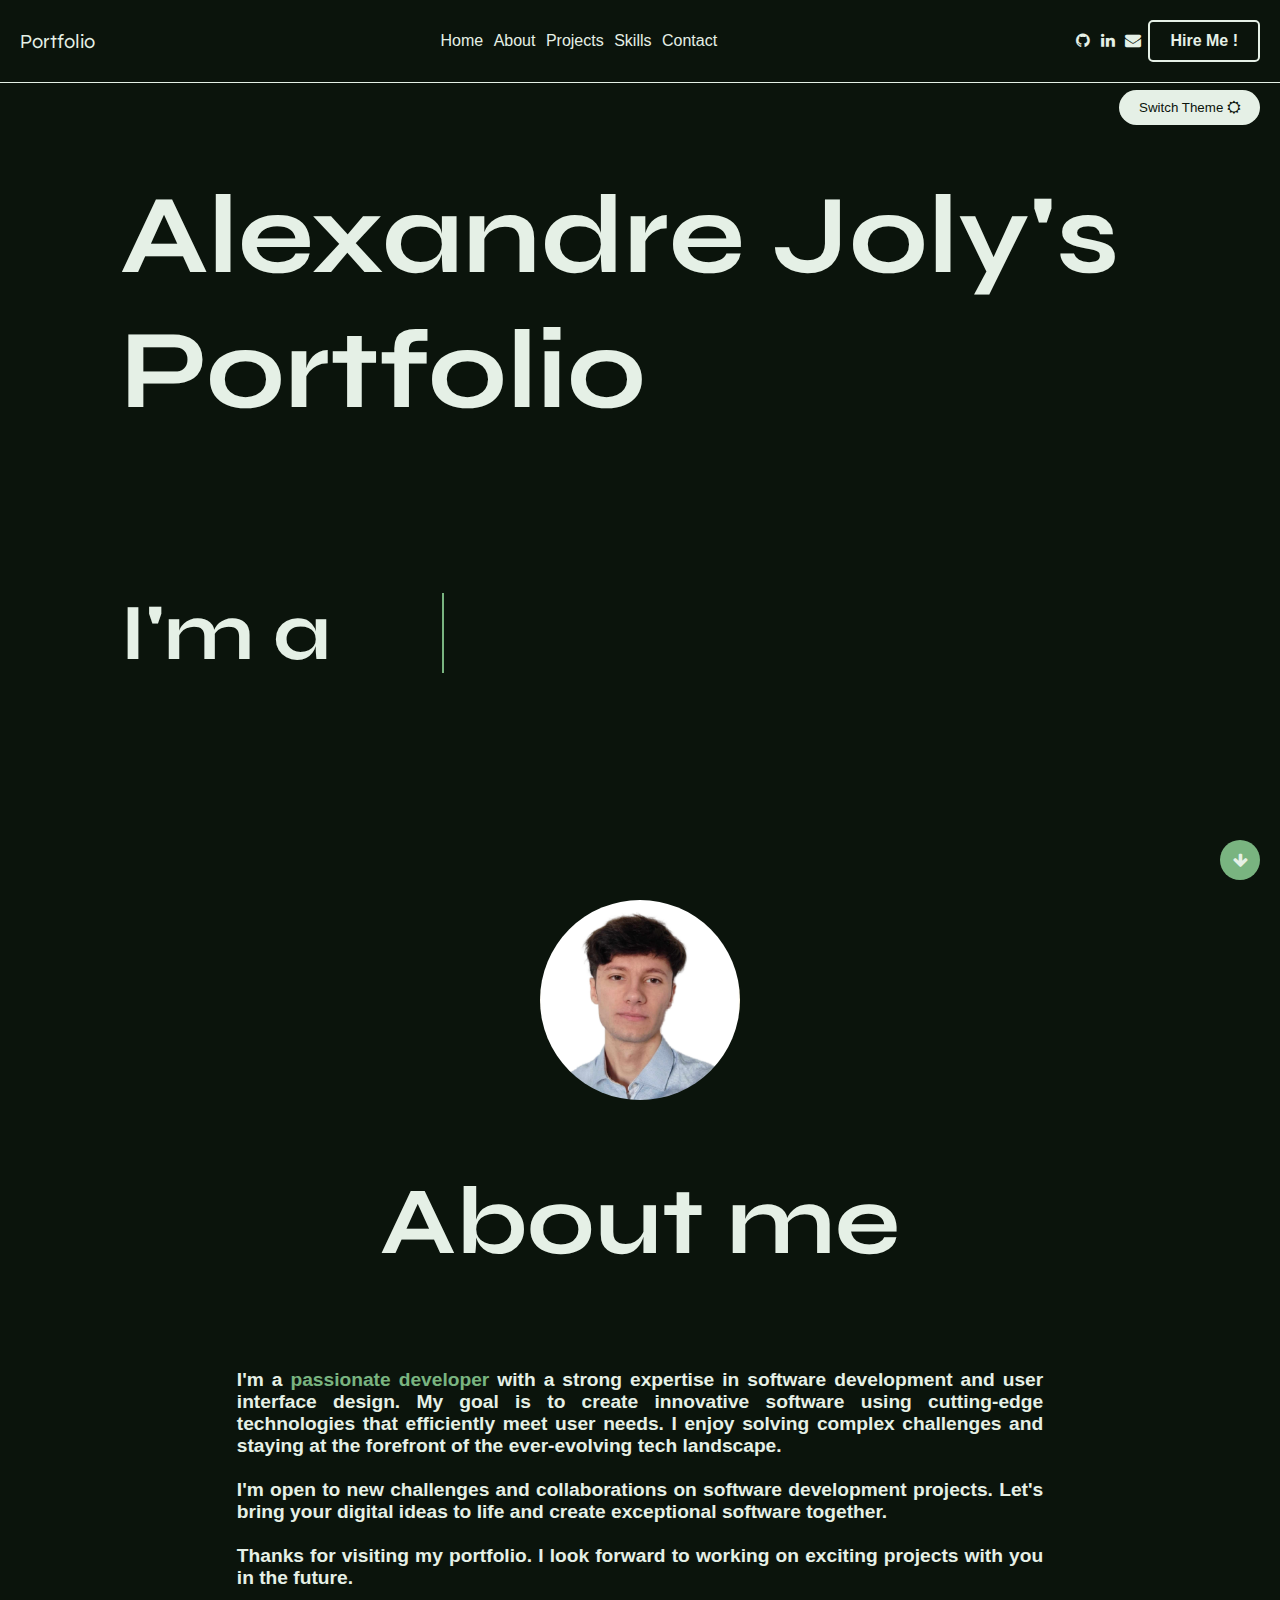
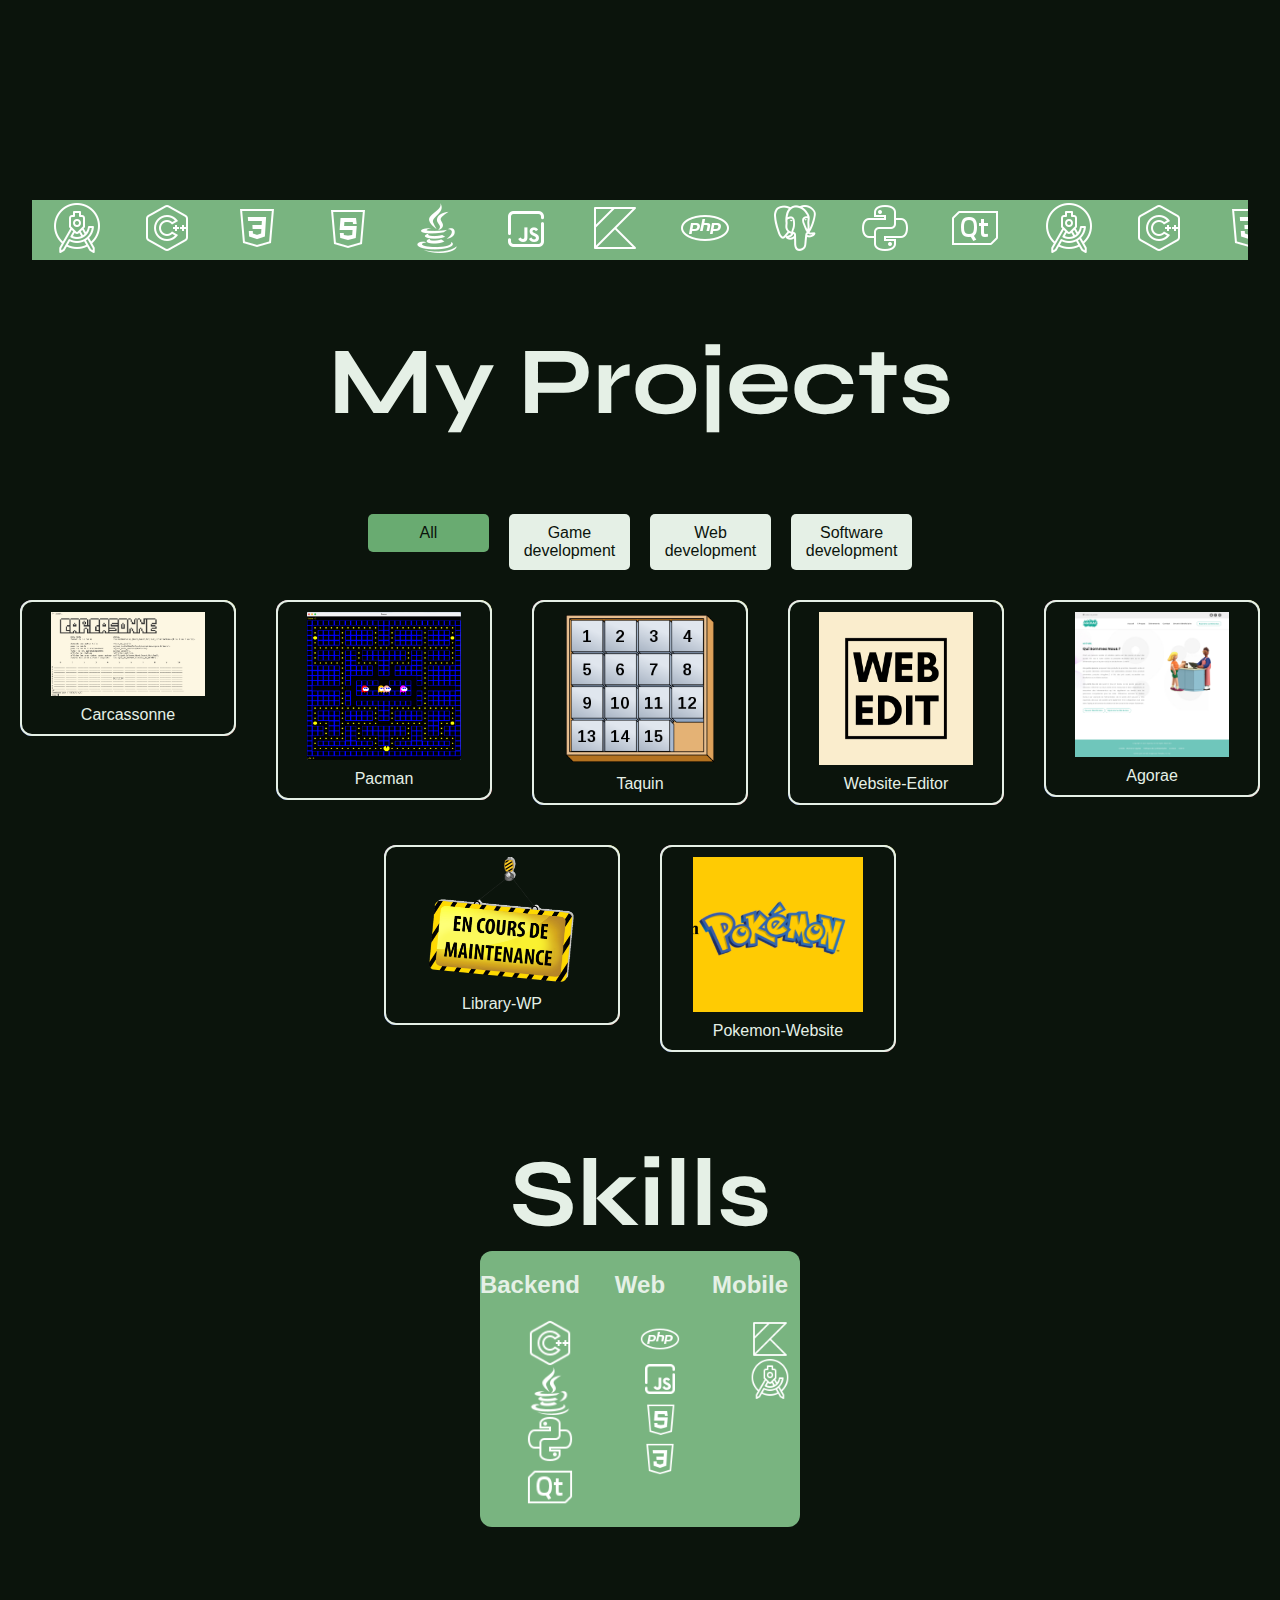
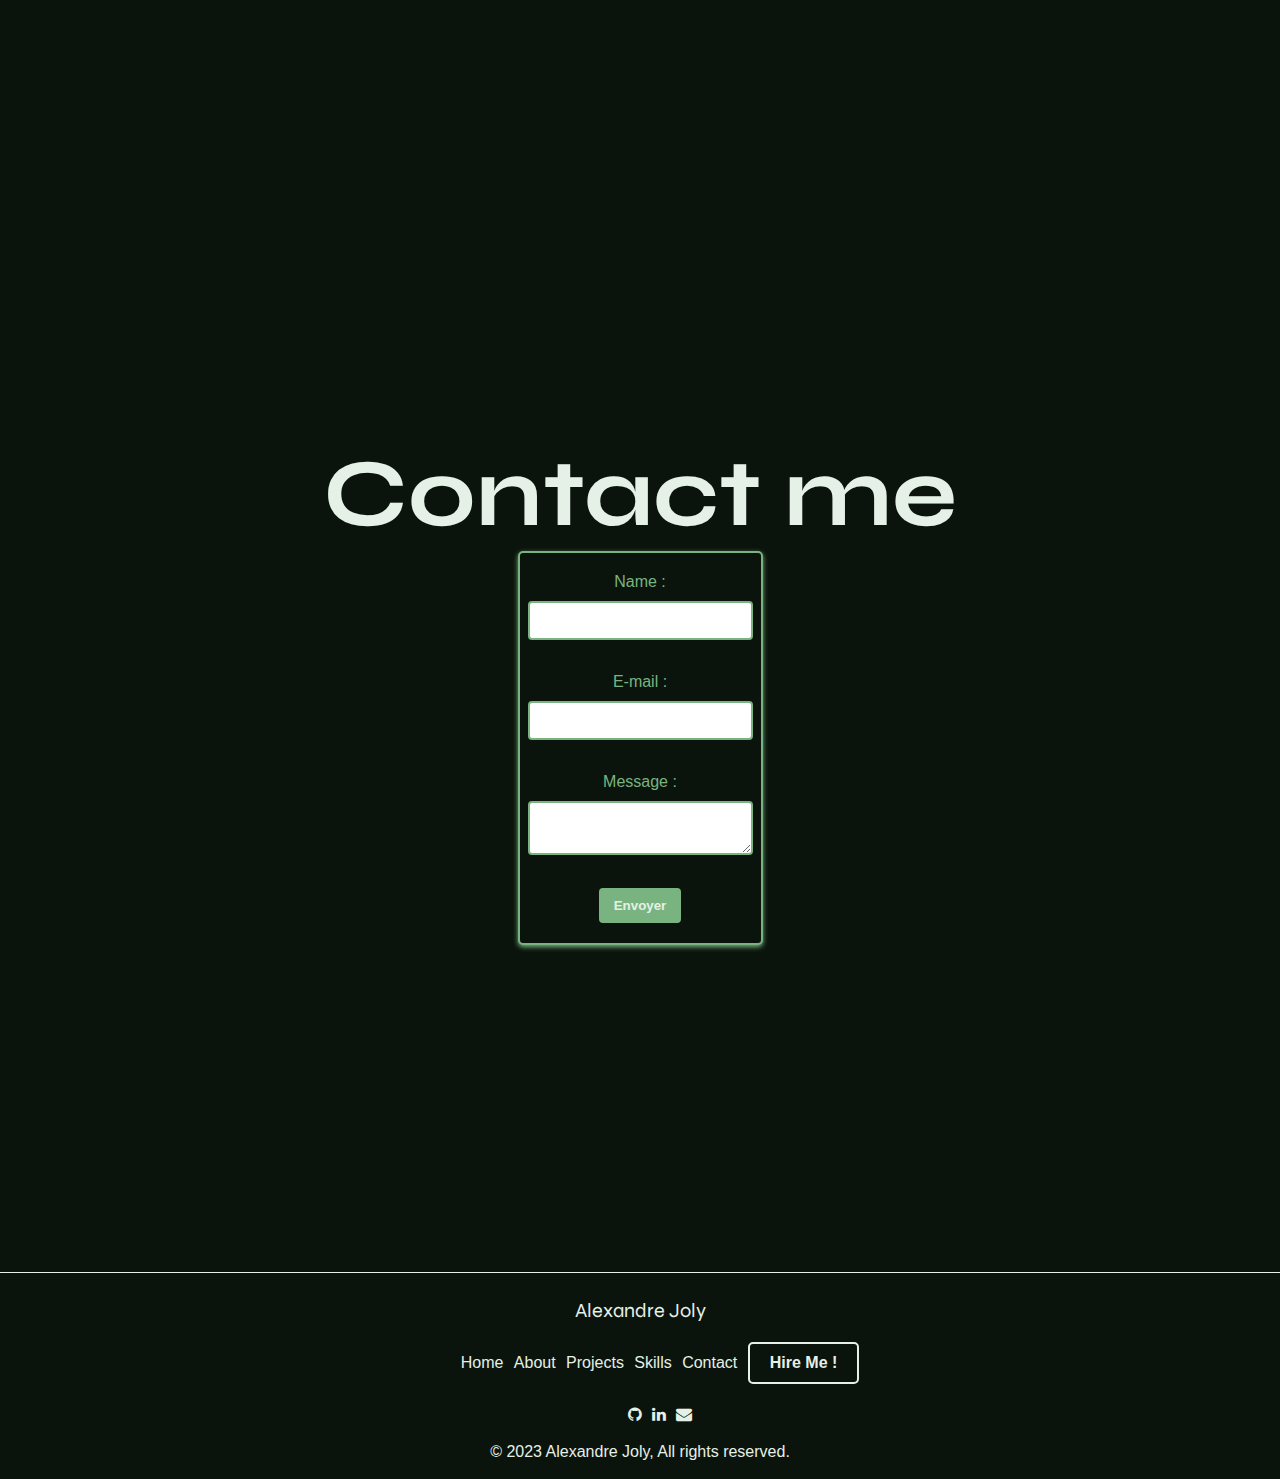
<file: index.html>
<!DOCTYPE html>
<html>
  <head>
    <meta charset="UTF-8" />
    <meta http-equiv="X-UA-Compatible" content="IE=edge" />
    <meta
      name="viewport"
      content="width=device-width, initial-scale=1, shrink-to-fit=no"
    />
    <meta name="description" content="Alexandre Joly's Portfolio - Developer" />
    <meta name="author" content="Alexandre Joly" />
    <link rel="stylesheet" href="./../public_html/css/global.css" />

    <script src="./../public_html/js/menu.js" defer></script>
    <!-- <link rel="icon" href="./../public_html/img/" type="image/png" /> -->
    <title>Alexandre Joly - Developer </title>
    <link
      rel="stylesheet"
      href="https://cdnjs.cloudflare.com/ajax/libs/font-awesome/4.7.0/css/font-awesome.min.css"
    />
  </head>
  <body class="dark__theme">

  <header class="header">
    <div class="container">
      <div class="header__logo">Portfolio</div>

      <nav class="header__nav__center">
        <ul class="header__menu list__unstyled">
          <li><a href="#home" class="scroll-link">Home</a></li>
          <li><a href="#about">About</a></li>
          <li><a href="#portfolio">Projects</a></li>
          <li><a href="#skill">Skills</a></li>
          <li><a href="#contact">Contact</a></li>
          <li><a href="#contact" class="hire__button">Hire Me !</a></li>
        </ul>
      </nav>
      <div class="header__nav__right">
        <ul class="header__socials list__unstyled">
          <li>
            <a href="https://github.com/Zac413"
              ><i class="fa fa-github"></i
            ></a>
          </li>
          <li>
            <a href="https://www.linkedin.com/in/alexandre-joly-17464620a/"
              ><i class="fa fa-linkedin"></i
            ></a>
          </li>
          <li>
            <a href="mailto:jolyalex@me.com"
              ><i class="fa fa-envelope"></i
            ></a>
          </li>
        </ul>
        <a href="#contact" class="hire__button">Hire Me !</a>
      </div>
      <button class="header__burger"><span class="bar">-</span></button>
    </div>
    <div class="theme-toggle">
      <button class="theme-toggle-button" id="themeToggle">
        Switch Theme <i id="themeIcon" class="fa fa-sun-o"></i>
      </button>
    </div>
  </header>


    <section id="home">
      <div class="container">
        <div class="grid">
          <div class="home__item">
            <span>
              <h1 class="home__bigtitle">Alexandre Joly's Portfolio</h1>

              <h1 class="home__title">
                <div class="wrapper">
                  <div class="static__txt">I'm a</div>
                  <ul class="dynamic__txts">
                    <li><span>Developer </span></li>
                    <li><span>Full-Stack</span></li>
                    <li><span>Code Wizard's</span></li>
                  </ul>
                </div>
              </h1>
            </span>
          </div>
        </div>



        <div class="arrow">
          <div class="arrow-icon"></div>
          <i class="fa fa-arrow-down"></i>
        </div>

      </div>
      <!-- </div> -->
    </section>
    <section id="about">
      <div class="about__bigtitle">
        <div class="image-container">
          <img src="./../public_html/img/Alexandre_Joly.png" alt="Alexandre_Joly" class="round-image">
        </div>
        <h1>About me</h1>
      </div>

      <div class="about__para">
        <p>
          <b>
            I'm a <em>passionate developer</em> with a strong expertise in
            software development and user interface design. My goal is to create
            innovative software using cutting-edge technologies that efficiently
            meet user needs. I enjoy solving complex challenges and staying at
            the forefront of the ever-evolving tech landscape.
            <br />
            <br />

            I'm open to new challenges and collaborations on software
            development projects. Let's bring your digital ideas to life and
            create exceptional software together.
            <br />
            <br />
            Thanks for visiting my portfolio. I look forward to working on
            exciting projects with you in the future.
          </b>
        </p>
      </div>
    </section>

    <section id="portfolio">
      <div class="banner">
        <div class="icon__container">
          <span class="img">
            <img
              src="./../public_html/img/Languages/icons8-android-studio-50.png"
              alt="Languages"
            /><img
              src="./../public_html/img/Languages/icons8-c-50.png"
              alt="Languages"
            /><img
              src="./../public_html/img/Languages/icons8-css-50.png"
              alt="Languages"
            /><img
              src="./../public_html/img/Languages/icons8-html-50.png"
              alt="Languages"
            /><img
              src="./../public_html/img/Languages/icons8-java-50.png"
              alt="Languages"
            /><img
              src="./../public_html/img/Languages/icons8-js-48.png"
              alt="Languages"
            /><img
              src="./../public_html/img/Languages/icons8-kotlin-50.png"
              alt="Languages"
            /><img
              src="./../public_html/img/Languages/icons8-php-50.png"
              alt="Languages"
            /><img
              src="./../public_html/img/Languages/icons8-postgresql-50.png"
              alt="Languages"
            /><img
              src="./../public_html/img/Languages/icons8-python-50.png"
              alt="Languages"
            /><img
              src="./../public_html/img/Languages/icons8-qt-50.png"
              alt="Languages"
            />
          </span>
          <span class="img">
            <img
              src="./../public_html/img/Languages/icons8-android-studio-50.png"
              alt="Languages"
            /><img
              src="./../public_html/img/Languages/icons8-c-50.png"
              alt="Languages"
            /><img
              src="./../public_html/img/Languages/icons8-css-50.png"
              alt="Languages"
            /><img
              src="./../public_html/img/Languages/icons8-html-50.png"
              alt="Languages"
            /><img
              src="./../public_html/img/Languages/icons8-java-50.png"
              alt="Languages"
            /><img
              src="./../public_html/img/Languages/icons8-js-48.png"
              alt="Languages"
            /><img
              src="./../public_html/img/Languages/icons8-kotlin-50.png"
              alt="Languages"
            /><img
              src="./../public_html/img/Languages/icons8-php-50.png"
              alt="Languages"
            /><img
              src="./../public_html/img/Languages/icons8-postgresql-50.png"
              alt="Languages"
            /><img
              src="./../public_html/img/Languages/icons8-python-50.png"
              alt="Languages"
            /><img
              src="./../public_html/img/Languages/icons8-qt-50.png"
              alt="Languages"
            />
          </span>
          <span class="img">
            <img
              src="./../public_html/img/Languages/icons8-android-studio-50.png"
              alt="Languages"
            /><img
              src="./../public_html/img/Languages/icons8-c-50.png"
              alt="Languages"
            /><img
              src="./../public_html/img/Languages/icons8-css-50.png"
              alt="Languages"
            /><img
              src="./../public_html/img/Languages/icons8-html-50.png"
              alt="Languages"
            /><img
              src="./../public_html/img/Languages/icons8-java-50.png"
              alt="Languages"
            /><img
              src="./../public_html/img/Languages/icons8-js-48.png"
              alt="Languages"
            /><img
              src="./../public_html/img/Languages/icons8-kotlin-50.png"
              alt="Languages"
            /><img
              src="./../public_html/img/Languages/icons8-php-50.png"
              alt="Languages"
            /><img
              src="./../public_html/img/Languages/icons8-postgresql-50.png"
              alt="Languages"
            /><img
              src="./../public_html/img/Languages/icons8-python-50.png"
              alt="Languages"
            /><img
              src="./../public_html/img/Languages/icons8-qt-50.png"
              alt="Languages"
            />
          </span>
        </div>
      </div>

      <div class="portfolio__bigtitle">
        <h1>My Projects</h1>
      </div>
      <div class="grid portfolio__filters">
        <li class="grid__item">
          <a href="#" class="active" data-filter="all"
            ><div class="custom__filter">All</div></a
          >
        </li>
        <li class="grid__item">
          <a href="#" data-filter="game"
            ><div class="custom__filter">Game development</div></a
          >
        </li>
        <li class="grid__item">
          <a href="#" data-filter="web"
            ><div class="custom__filter">Web development</div></a
          >
        </li>
        <li class="grid__item">
          <a href="#" data-filter="software"
            ><div class="custom__filter">Software development</div></a
          >
        </li>
      </div>

      <div class="grid">
        <div class="grid__item">
          <div class="card" data-category="game">
            <div class="card-container">
              <a href="./../view/html_projects/Carcassonne.html">
                <img
                  src="./../public_html/img/Projects/game/Carcassonne.png"
                  alt="Projects"
                />
                Carcassonne
              </a>
            </div>
          </div>
        </div>
        <div class="grid__item">
          <div class="card" data-category="game">
            <div class="card-container">
              <a href="./../view/html_projects/Pacman.html">
                <img
                  src="./../public_html/img/Projects/game/Pacman.png"
                  alt="Projects"
                />
                Pacman
              </a>
            </div>
          </div>
        </div>
        <div class="grid__item">
          <div class="card" data-category="game">
            <div class="card-container">
              <a href="./../view/html_projects/Taquin.html">
                <img
                  src="./../public_html/img/Projects/game/Taquin.png"
                  alt="Projects"
                />
                Taquin
              </a>
            </div>
          </div>
        </div>
        <div class="grid__item">
          <div class="card" data-category="software">
            <div class="card-container">
              <a href="./../view/html_projects/Website-Editor.html">
                <img
                  src="./../public_html/img/Projects/software/Website-Editor.png"
                  alt="Projects"
                />
                Website-Editor
              </a>
            </div>
          </div>
        </div>
        <div class="grid__item">
          <div class="card" data-category="web">
            <div class="card-container">
              <a href="./../view/html_projects/Agorae.html">
                <img
                  src="./../public_html/img/Projects/web/Agorae.png"
                  alt="Projects"
                />
                Agorae
              </a>
            </div>
          </div>
        </div>
        <div class="grid__item">
          <div class="card" data-category="web">
            <div class="card-container">
              <a href="./../view/html_projects/Library-WP.html">
                <img
                  src="./../public_html/img/Projects/web/Library-WP.png"
                  alt="Projects"
                />
                Library-WP
              </a>
            </div>
          </div>
        </div>
        <div class="grid__item">
          <div class="card" data-category="web">
            <div class="card-container">
              <a href="./../view/html_projects/Pokemon-Website.html">
                <img
                  src="./../public_html/img/Projects/web/Pokemon-Website.png"
                  alt="Projects"
                />
                Pokemon-Website
              </a>
            </div>
          </div>
        </div>
      </div>
    </section>
    <section id="skill">
      <div class="about__bigtitle">
        <h1 class="skills__bigtitle">Skills</h1>
      </div>

      <div class="language__grid">
        <div class="language-category">
          <h2>Backend</h2>
          <ul>
            <li>
              <img
                src="./../public_html/img/Languages/icons8-c-50.png"
              /><img />
            </li>
            <li>
              <img
                src="./../public_html/img/Languages/icons8-java-50.png"
              /><img />
            </li>
            <li>
              <img
                src="./../public_html/img/Languages/icons8-python-50.png"
              /><img />
            </li>
            <li>
              <img
                src="./../public_html/img/Languages/icons8-qt-50.png"
              /><img />
            </li>
          </ul>
        </div>
        <div class="language-category">
          <h2>Web</h2>
          <ul>
            <li>
              <img
                src="./../public_html/img/Languages/icons8-php-50.png"
              /><img />
            </li>
            <li>
              <img
                src="./../public_html/img/Languages/icons8-js-48.png"
              /><img />
            </li>
            <li>
              <img
                src="./../public_html/img/Languages/icons8-html-50.png"
              /><img />
            </li>
            <li>
              <img
                src="./../public_html/img/Languages/icons8-css-50.png"
              /><img />
            </li>
          </ul>
        </div>

        <div class="language-category">
          <h2>Mobile</h2>
          <ul>
            <li>
              <img
                src="./../public_html/img/Languages/icons8-kotlin-50.png"
              /><img />
            </li>
            <li>
              <img
                src="./../public_html/img/Languages/icons8-android-studio-50.png"
              /><img />
            </li>
          </ul>
        </div>
      </div>
    </section>
    <section id="contact">
      <div class="about__bigtitle">
        <h1>Contact me</h1>
      </div>
      <div class="contact__form">
        <form action="https://formspree.io/f/mwkdylgz" method="POST">
          <label for="nom">Name :</label>
          <input type="text" id="nom" name="nom" required /><br />

          <label for="email">E-mail :</label>
          <input type="email" id="email" name="email" required /><br />

          <label for="message">Message :</label>
          <textarea id="message" name="message" required></textarea><br />

          <input type="submit" value="Envoyer" />
        </form>
      </div>
    </section>
    <footer>
      <div class="footer__content">
        <div class="footer__logo">Alexandre Joly</div>
        <div class="footer__links">
          <ul>
            <li><a href="#home" class="scroll-link">Home</a></li>
            <li><a href="#about">About</a></li>
            <li><a href="#portfolio">Projects</a></li>
            <li><a href="#skill">Skills</a></li>
            <li><a href="#contact">Contact</a></li>
            <li><a href="#contact" class="hire__button">Hire Me !</a></li>
          </ul>
        </div>
        <div class="footer__social">
          <ul>
            <li>
              <a href="https://github.com/Zac413"
                ><i class="fa fa-github"></i
              ></a>
            </li>
            <li>
              <a href="https://www.linkedin.com/in/alexandre-joly-17464620a/"
                ><i class="fa fa-linkedin"></i
              ></a>
            </li>
            <li>
              <a href="mailto:jolyalex@me.com"
                ><i class="fa fa-envelope"></i
              ></a>
            </li>
          </ul>
        </div>

        <div class="footer__copyright">
          © 2023 Alexandre Joly, All rights reserved.
        </div>
        <br />
      </div>
    </footer>
  </body>
</html>
</file>
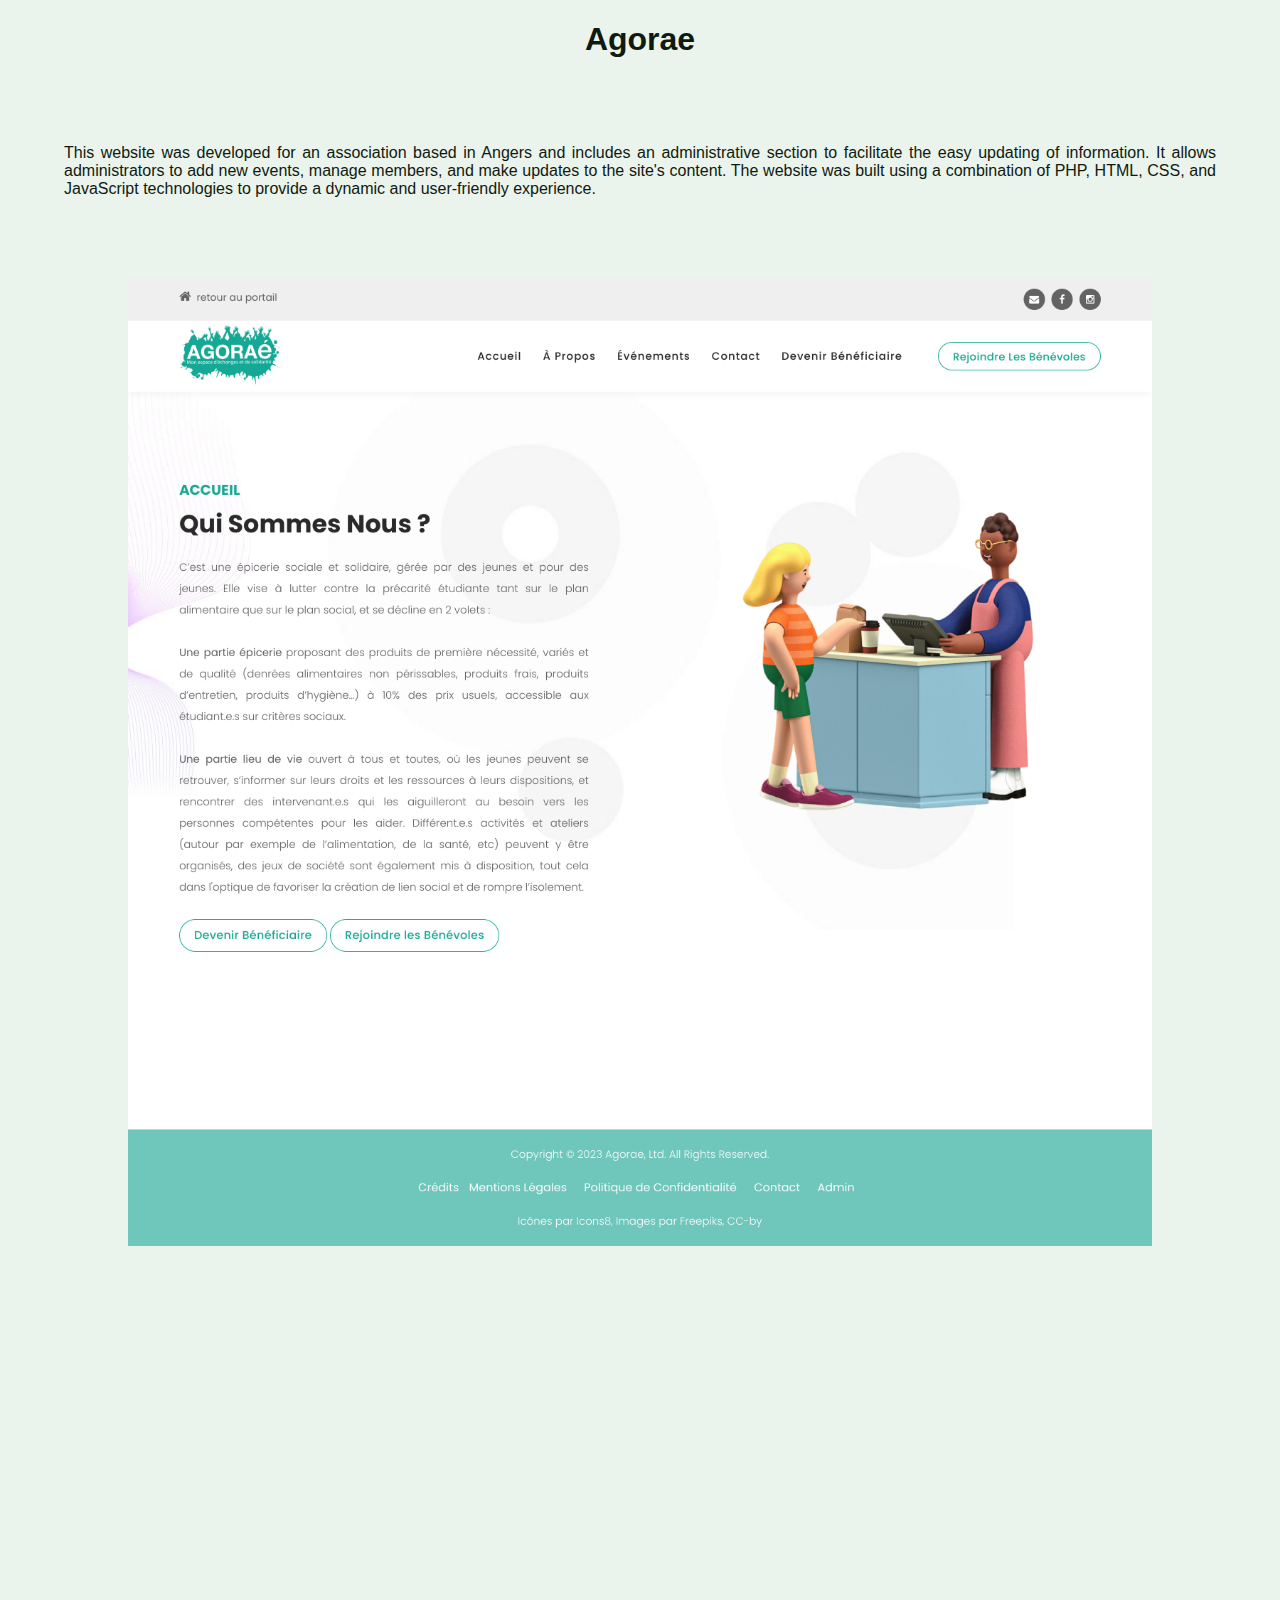
<file: view/html_projects/Agorae.html>
<!DOCTYPE html>
<html>
<link rel="stylesheet" href="./../../public_html/css/global.css">

<head>
    <title>Agorae</title>
</head>
<body>
    <h1>Agorae</h1>
    <p>This website was developed for an association based in Angers and includes an administrative section to facilitate the easy updating of information. It allows administrators to add new events, manage members, and make updates to the site's content. The website was built using a combination of PHP, HTML, CSS, and JavaScript technologies to provide a dynamic and user-friendly experience.</p><img src="./../../public_html/img/Projects/web/Agorae/Agorae.png" alt="Image" />
</body>
</html>
</file>
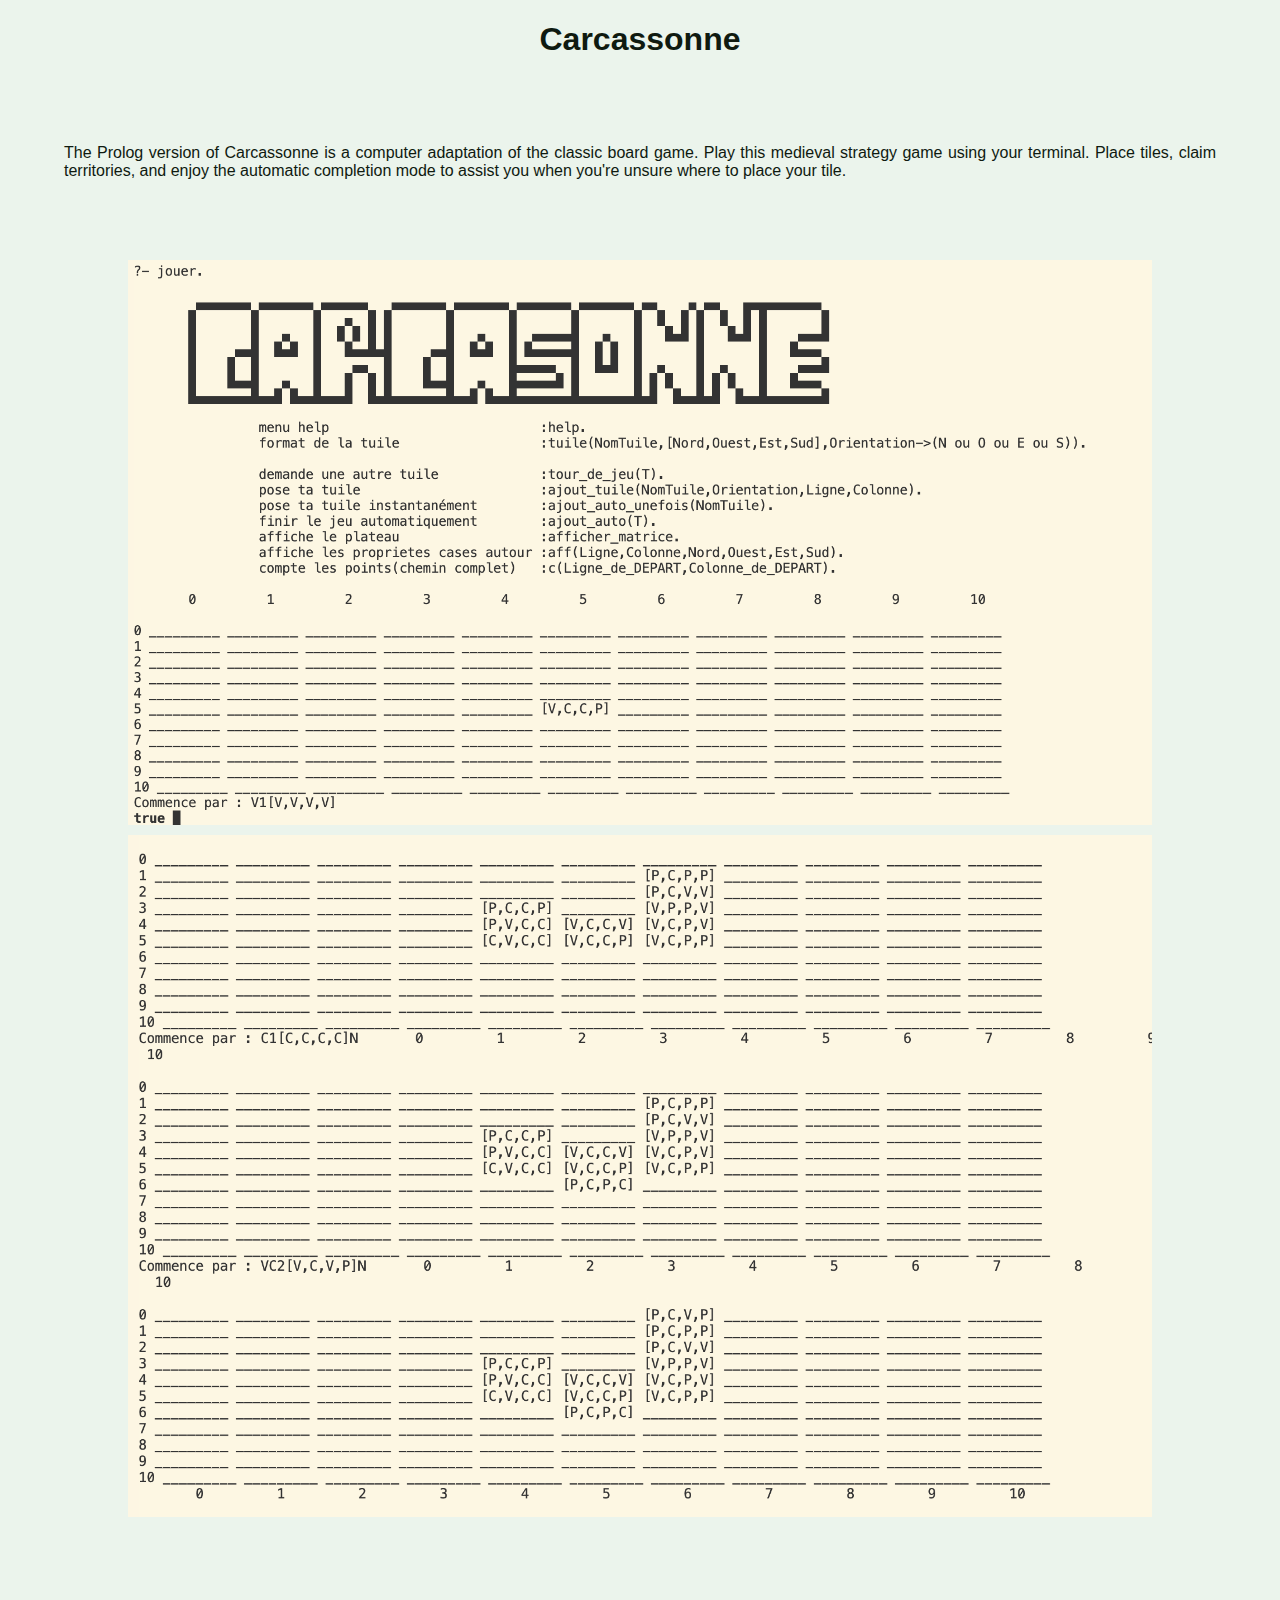
<file: view/html_projects/Carcassonne.html>
<!DOCTYPE html>
<html>
<link rel="stylesheet" href="./../../public_html/css/global.css">

<head>
    <title>Carcassonne</title>
</head>
<body>
    <h1>Carcassonne</h1>
    <p>The Prolog version of Carcassonne is a computer adaptation of the classic board game. Play this medieval strategy game using your terminal. Place tiles, claim territories, and enjoy the automatic completion mode to assist you when you're unsure where to place your tile.</p><img src="./../../public_html/img/Projects/game/Carcassonne/Jouer.png" alt="Image" /><img src="./../../public_html/img/Projects/game/Carcassonne/partie.png" alt="Image" />
</body>
</html>
</file>
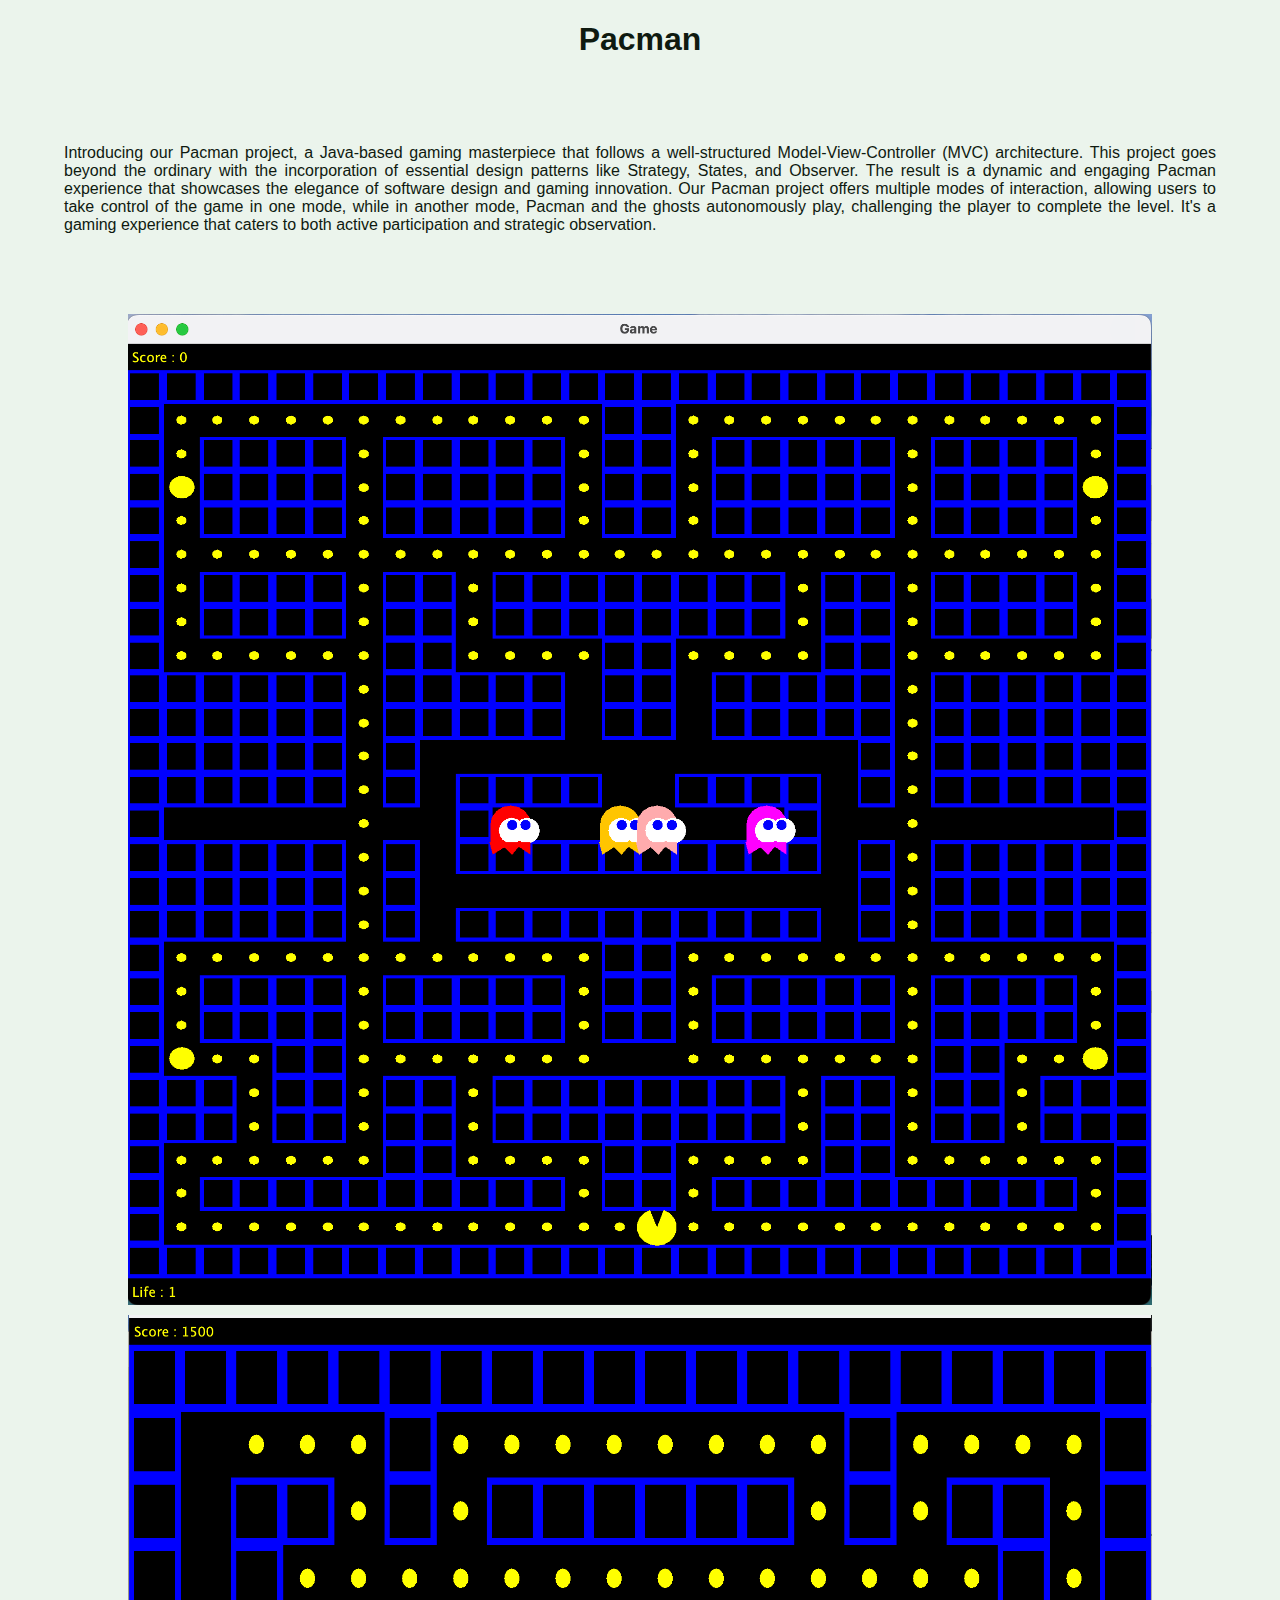
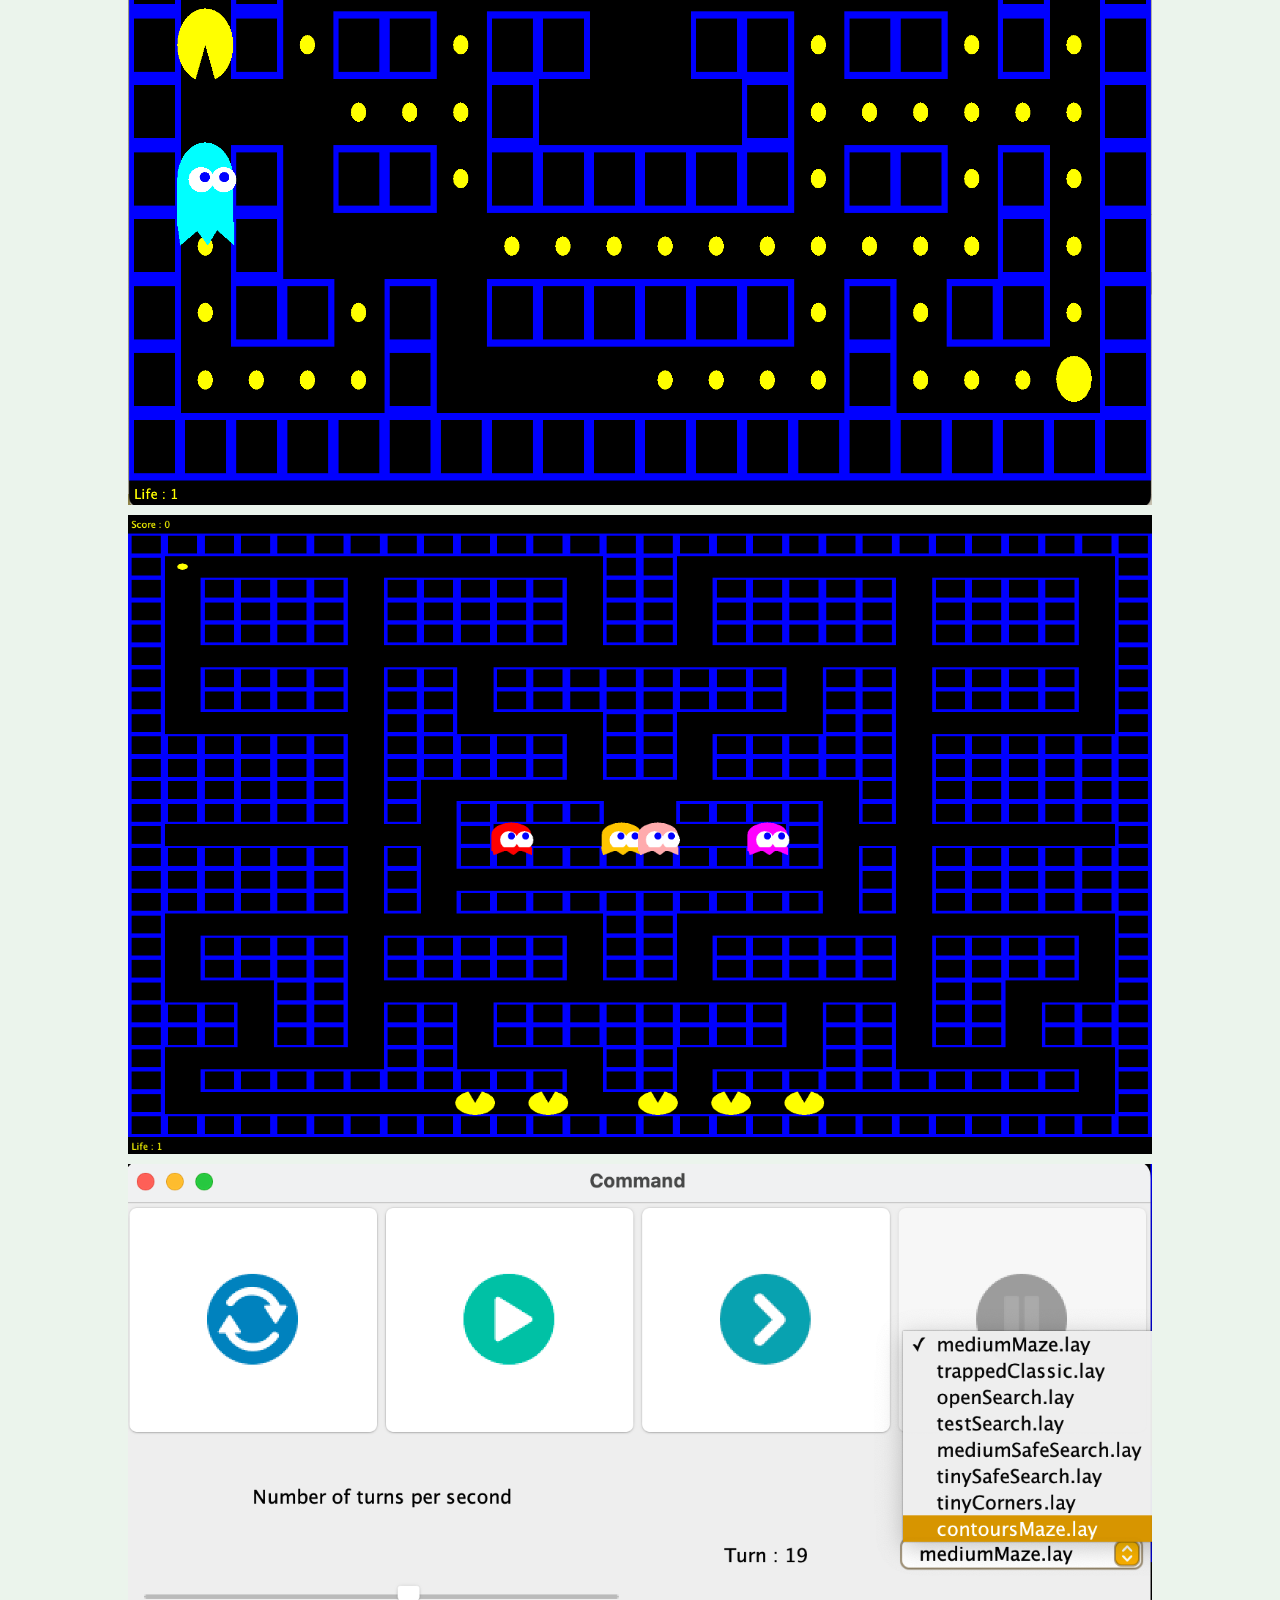
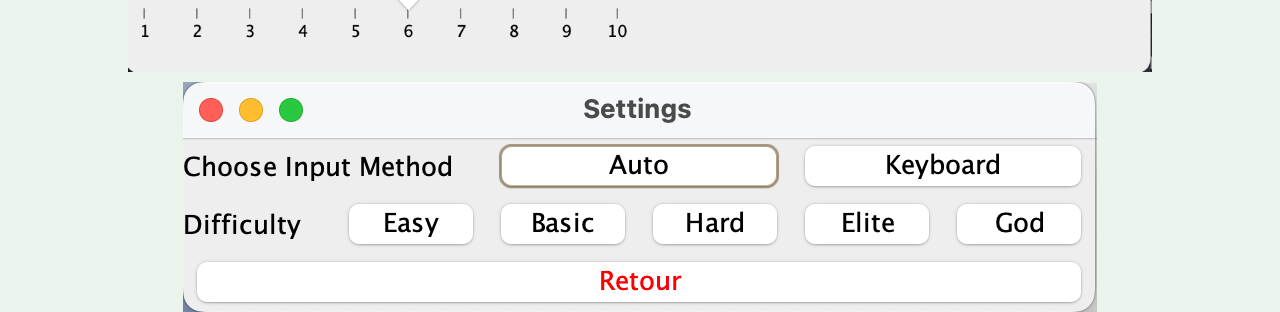
<file: view/html_projects/Pacman.html>
<!DOCTYPE html>
<html>
<link rel="stylesheet" href="./../../public_html/css/global.css">

<head>
    <title>Pacman</title>
</head>
<body>
    <h1>Pacman</h1>
    <p>Introducing our Pacman project, a Java-based gaming masterpiece that follows a well-structured Model-View-Controller (MVC) architecture. This project goes beyond the ordinary with the incorporation of essential design patterns like Strategy, States, and Observer. The result is a dynamic and engaging Pacman experience that showcases the elegance of software design and gaming innovation.

Our Pacman project offers multiple modes of interaction, allowing users to take control of the game in one mode, while in another mode, Pacman and the ghosts autonomously play, challenging the player to complete the level. It's a gaming experience that caters to both active participation and strategic observation.</p><img src="./../../public_html/img/Projects/game/Pacman/0Pacman.png" alt="Image" /><img src="./../../public_html/img/Projects/game/Pacman/1Play.png" alt="Image" /><img src="./../../public_html/img/Projects/game/Pacman/2Game.png" alt="Image" /><img src="./../../public_html/img/Projects/game/Pacman/Command.png" alt="Image" /><img src="./../../public_html/img/Projects/game/Pacman/Settings.png" alt="Image" />
</body>
</html>
</file>
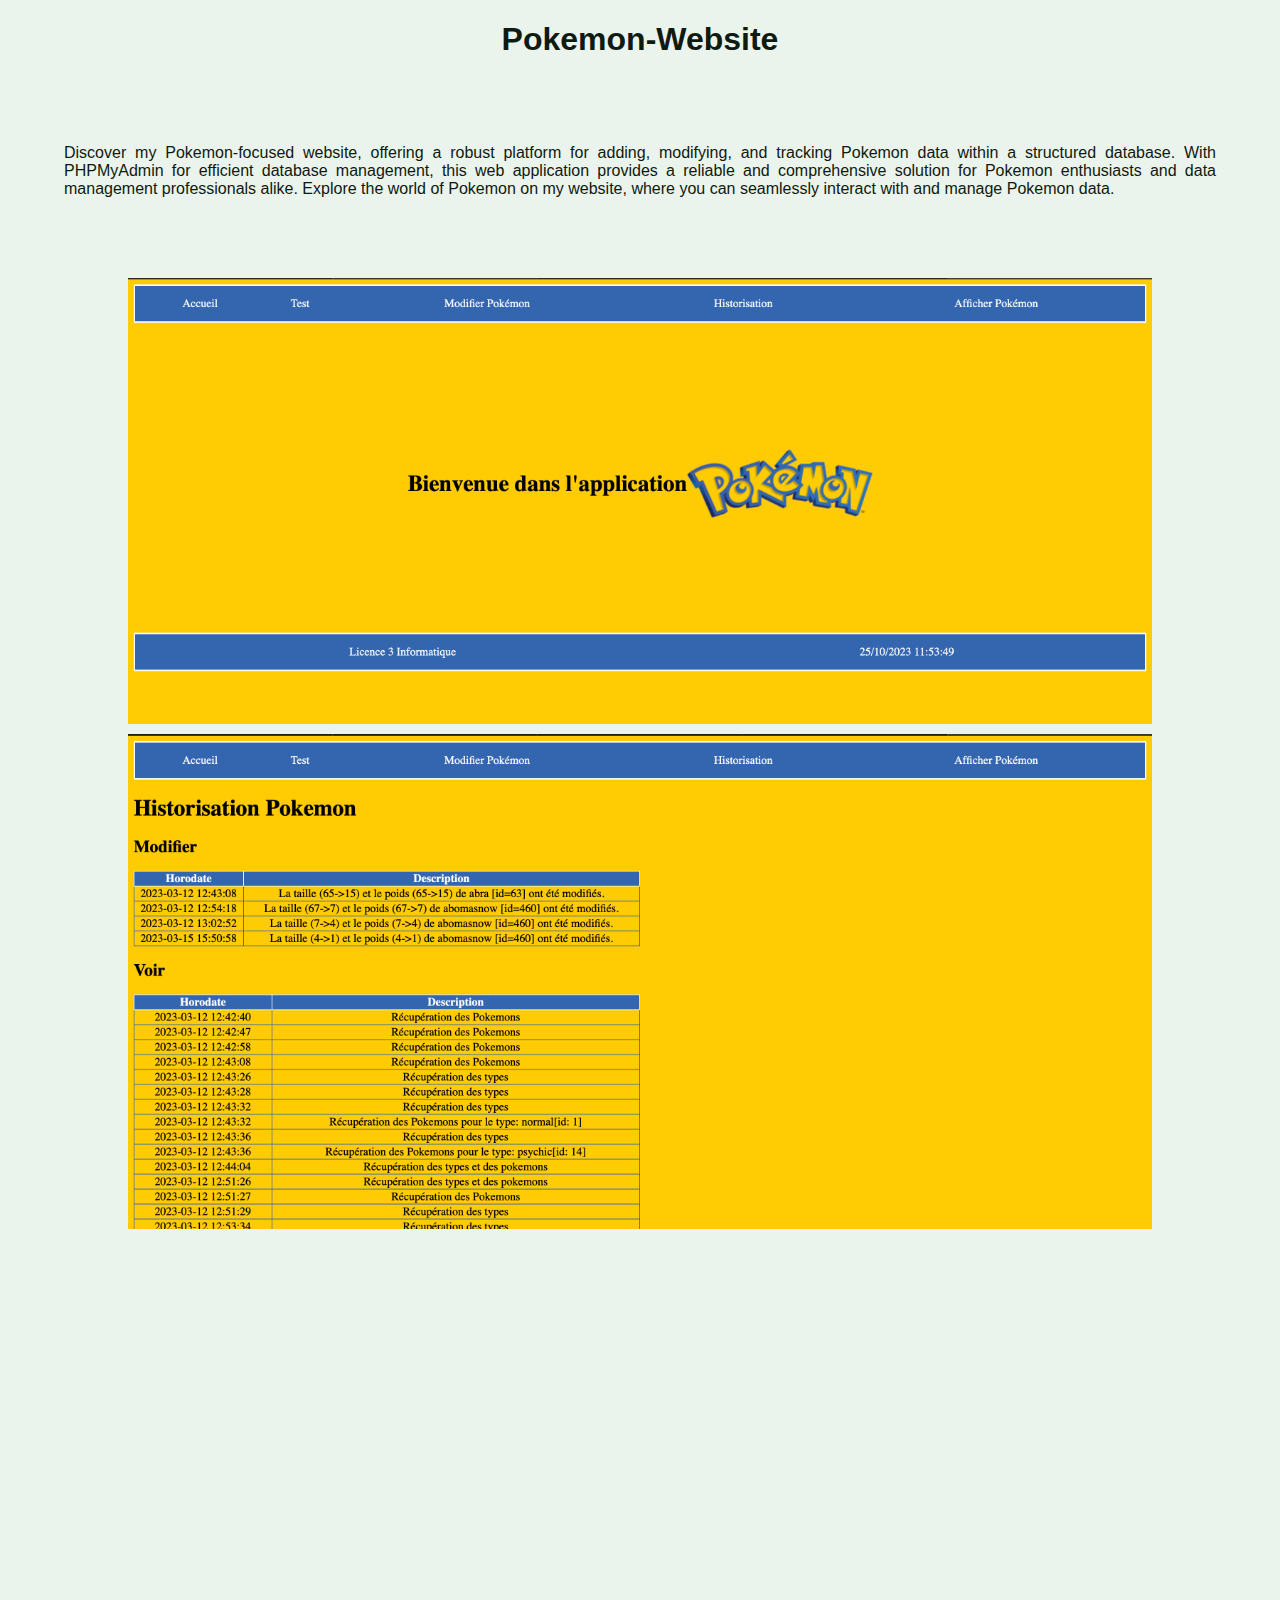
<file: view/html_projects/Pokemon-Website.html>
<!DOCTYPE html>
<html>
<link rel="stylesheet" href="./../../public_html/css/global.css">

<head>
    <title>Pokemon-Website</title>
</head>
<body>
    <h1>Pokemon-Website</h1>
    <p>Discover my Pokemon-focused website, offering a robust platform for adding, modifying, and tracking Pokemon data within a structured database. With PHPMyAdmin for efficient database management, this web application provides a reliable and comprehensive solution for Pokemon enthusiasts and data management professionals alike. Explore the world of Pokemon on my website, where you can seamlessly interact with and manage Pokemon data.</p><img src="./../../public_html/img/Projects/web/Pokemon-Website/0home.png" alt="Image" /><img src="./../../public_html/img/Projects/web/Pokemon-Website/3Histo.png" alt="Image" />
</body>
</html>
</file>
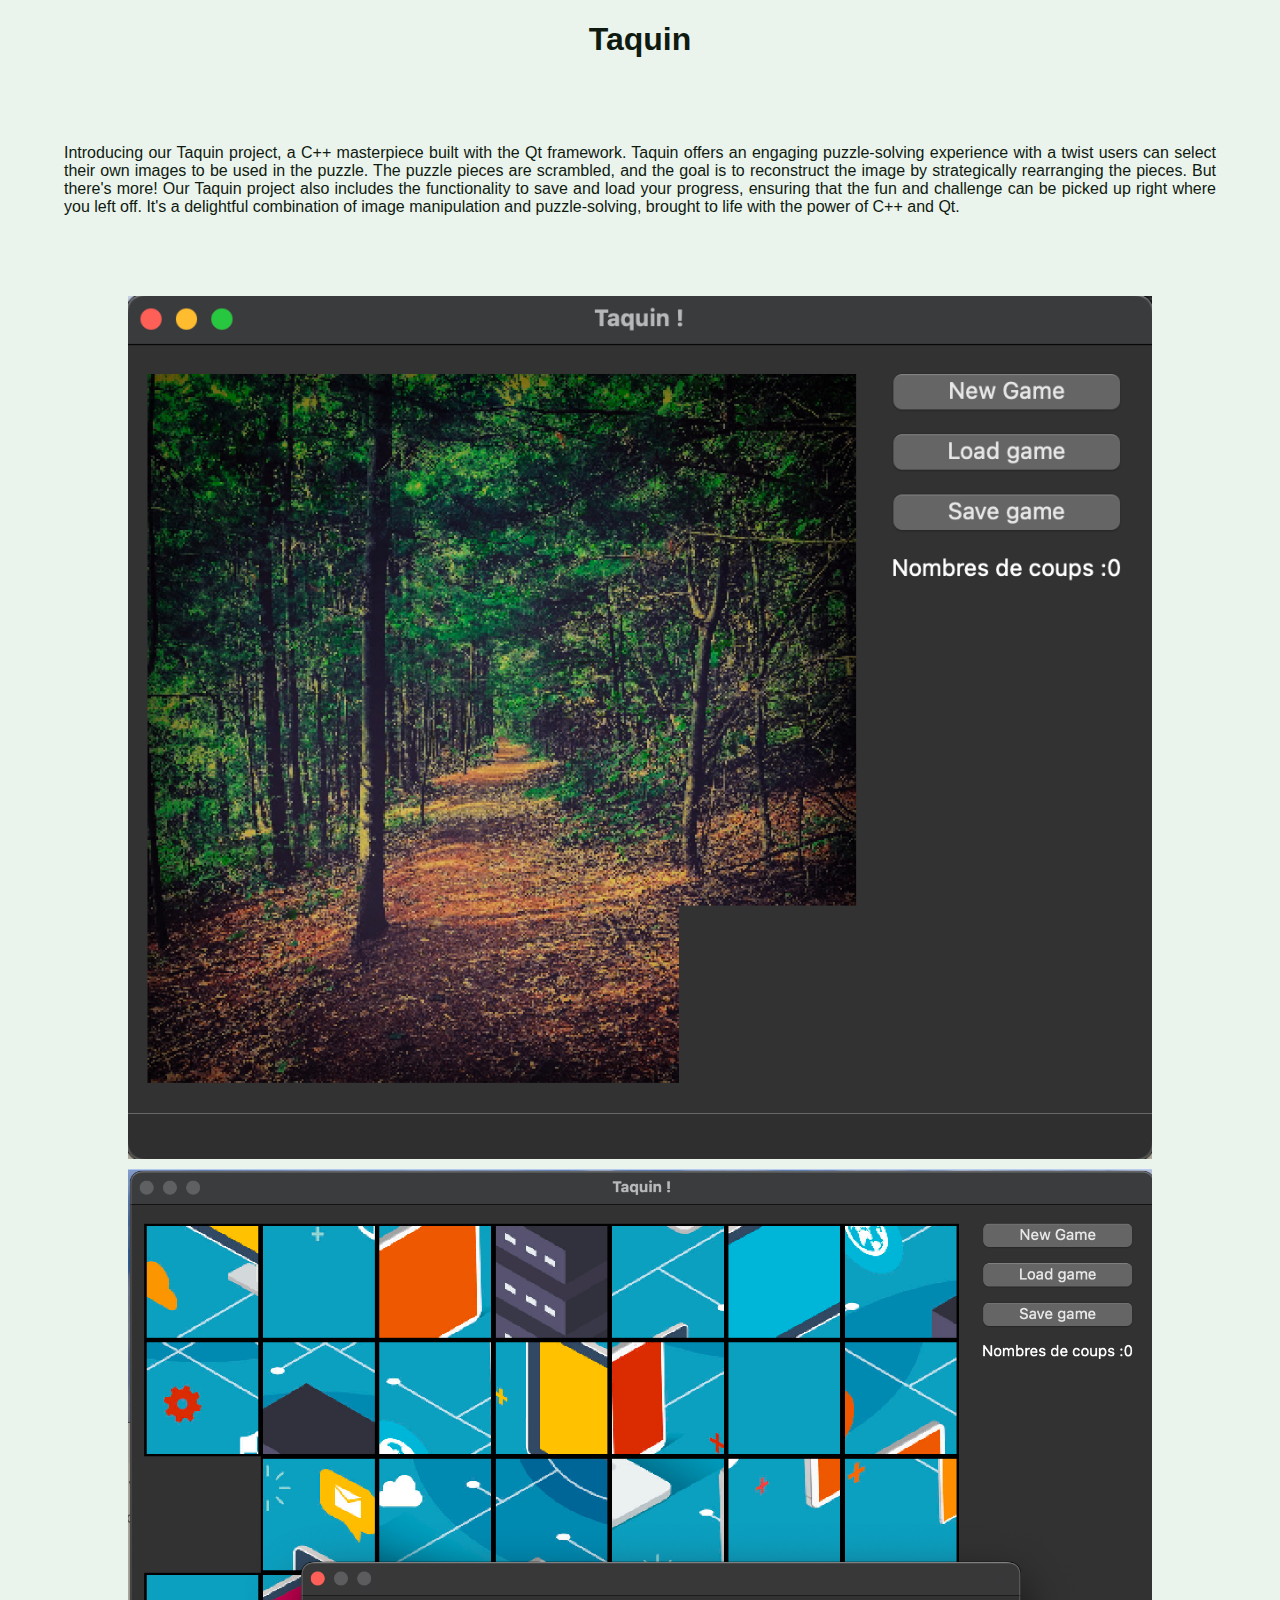
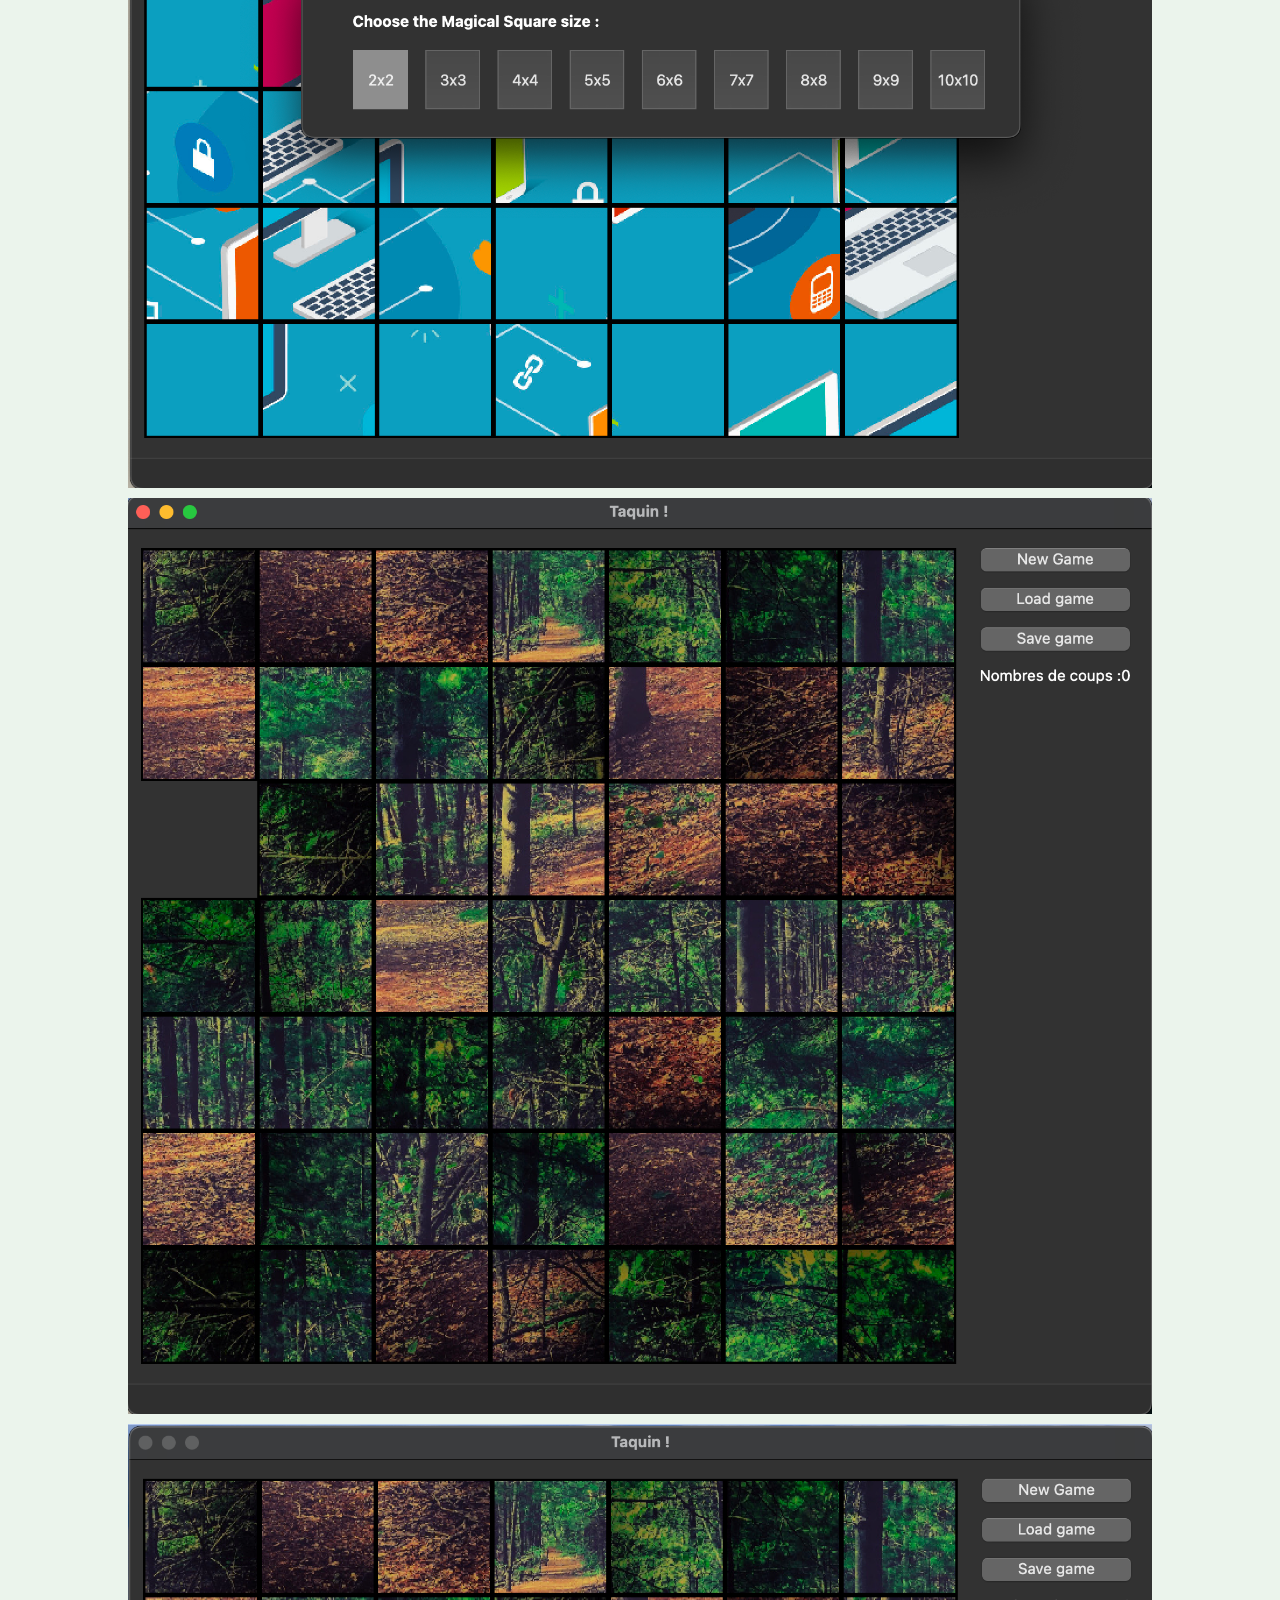
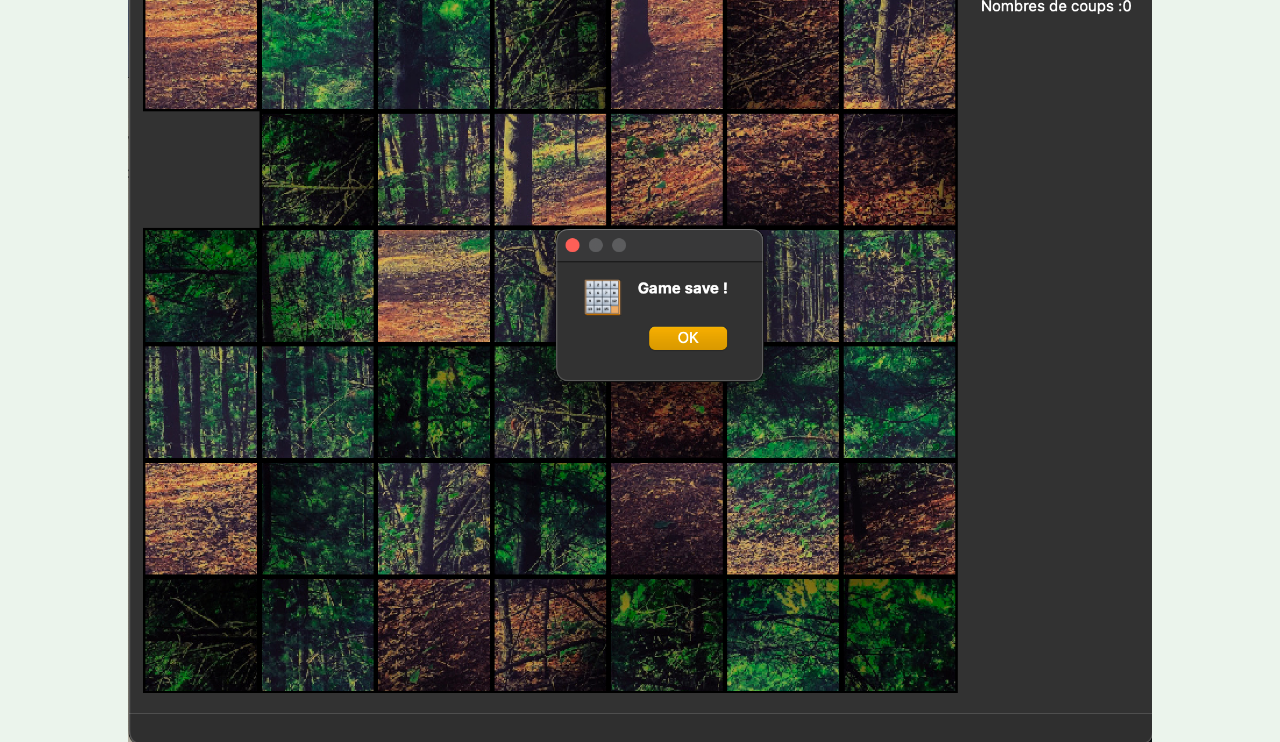
<file: view/html_projects/Taquin.html>
<!DOCTYPE html>
<html>
<link rel="stylesheet" href="./../../public_html/css/global.css">

<head>
    <title>Taquin</title>
</head>
<body>
    <h1>Taquin</h1>
    <p>Introducing our Taquin project, a C++ masterpiece built with the Qt framework. Taquin offers an engaging puzzle-solving experience with a twist users can select their own images to be used in the puzzle. The puzzle pieces are scrambled, and the goal is to reconstruct the image by strategically rearranging the pieces.

But there's more! Our Taquin project also includes the functionality to save and load your progress, ensuring that the fun and challenge can be picked up right where you left off. It's a delightful combination of image manipulation and puzzle-solving, brought to life with the power of C++ and Qt.</p><img src="./../../public_html/img/Projects/game/Taquin/1NewGame.png" alt="Image" /><img src="./../../public_html/img/Projects/game/Taquin/2Size.png" alt="Image" /><img src="./../../public_html/img/Projects/game/Taquin/Game.png" alt="Image" /><img src="./../../public_html/img/Projects/game/Taquin/Save.png" alt="Image" />
</body>
</html>
</file>
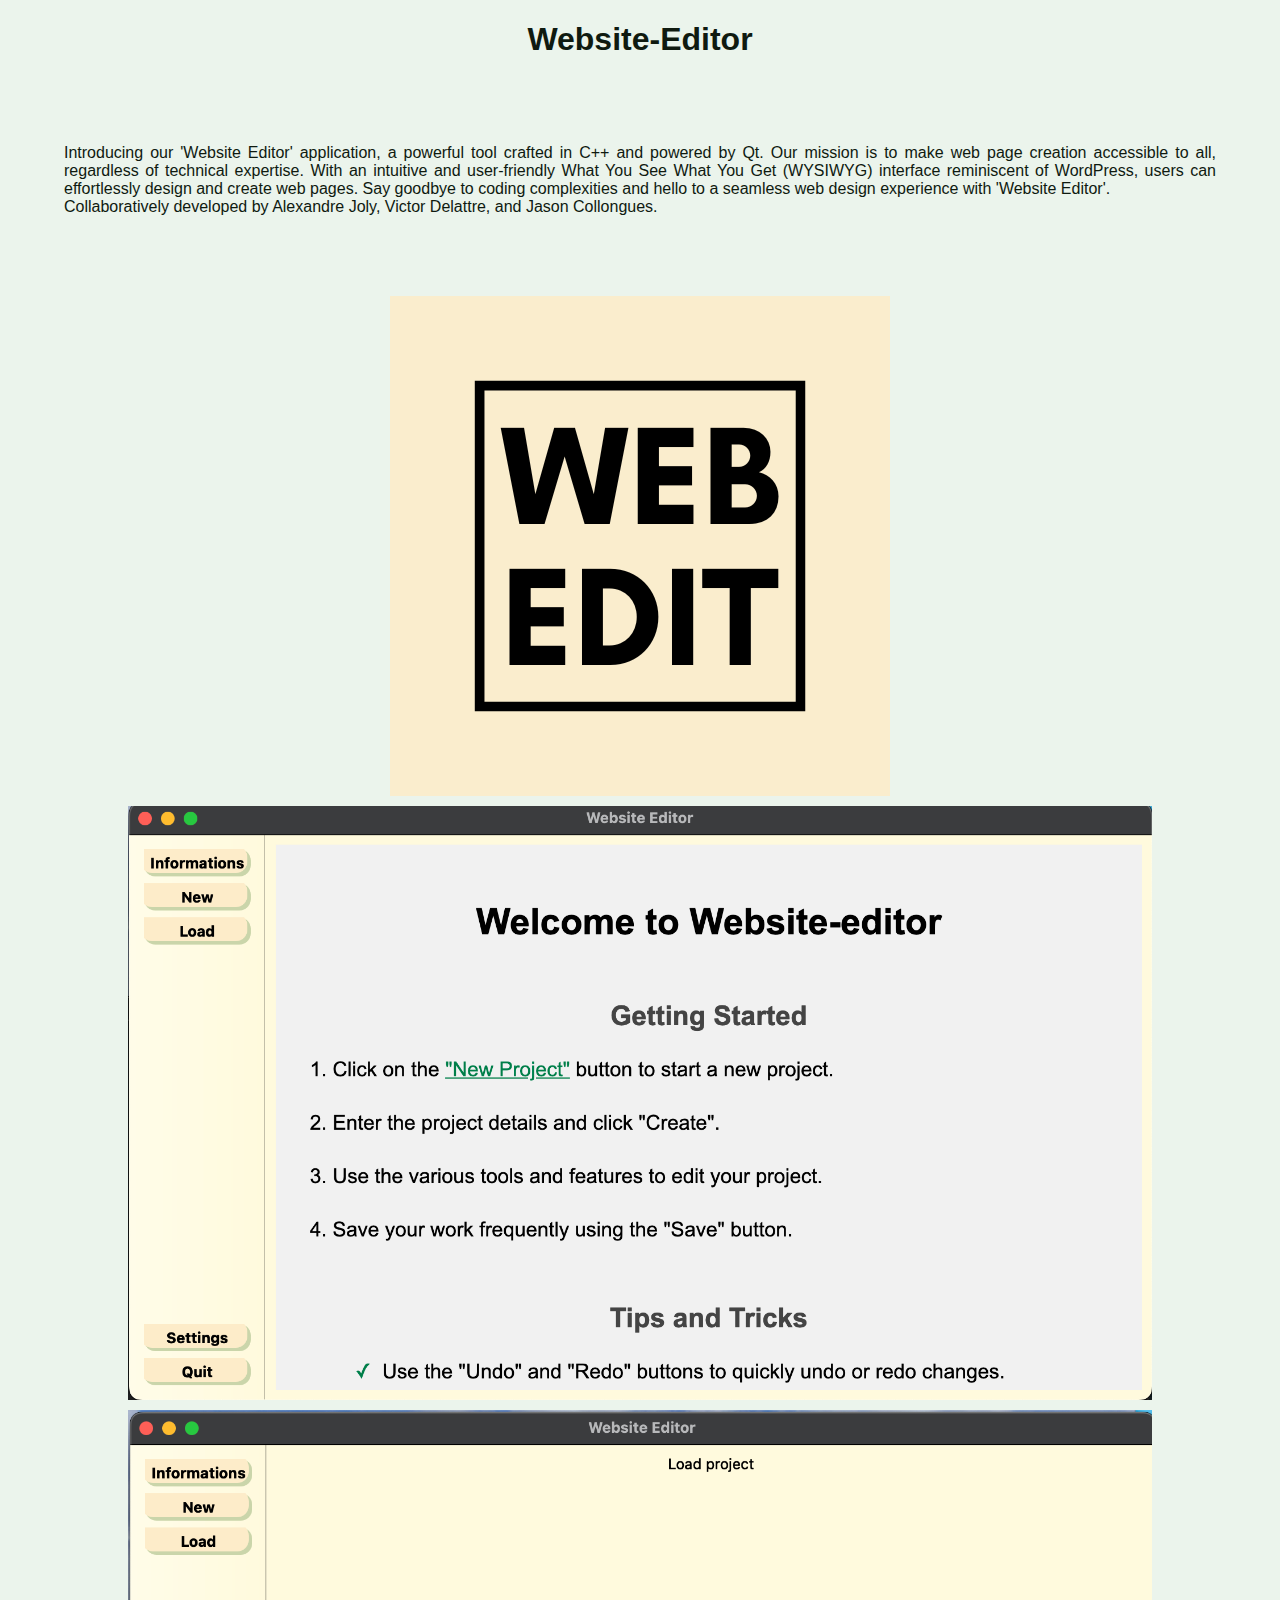
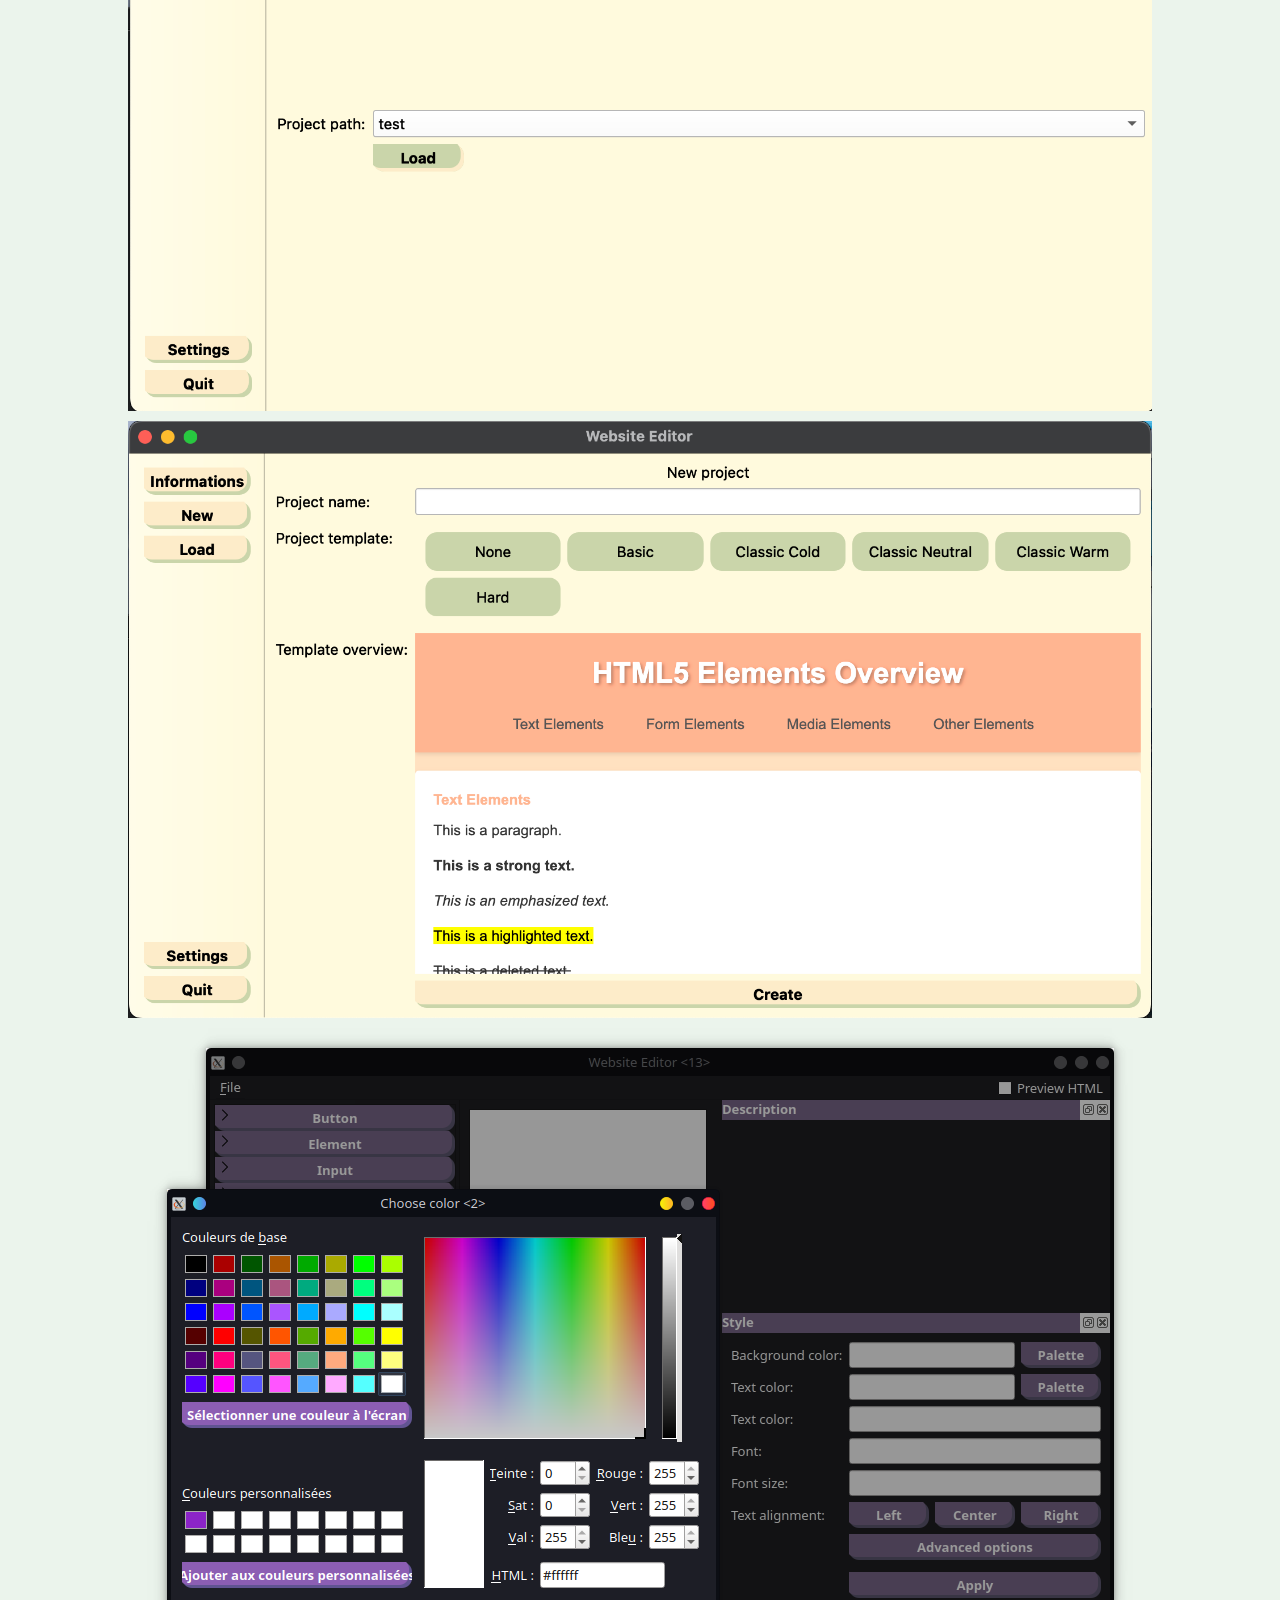
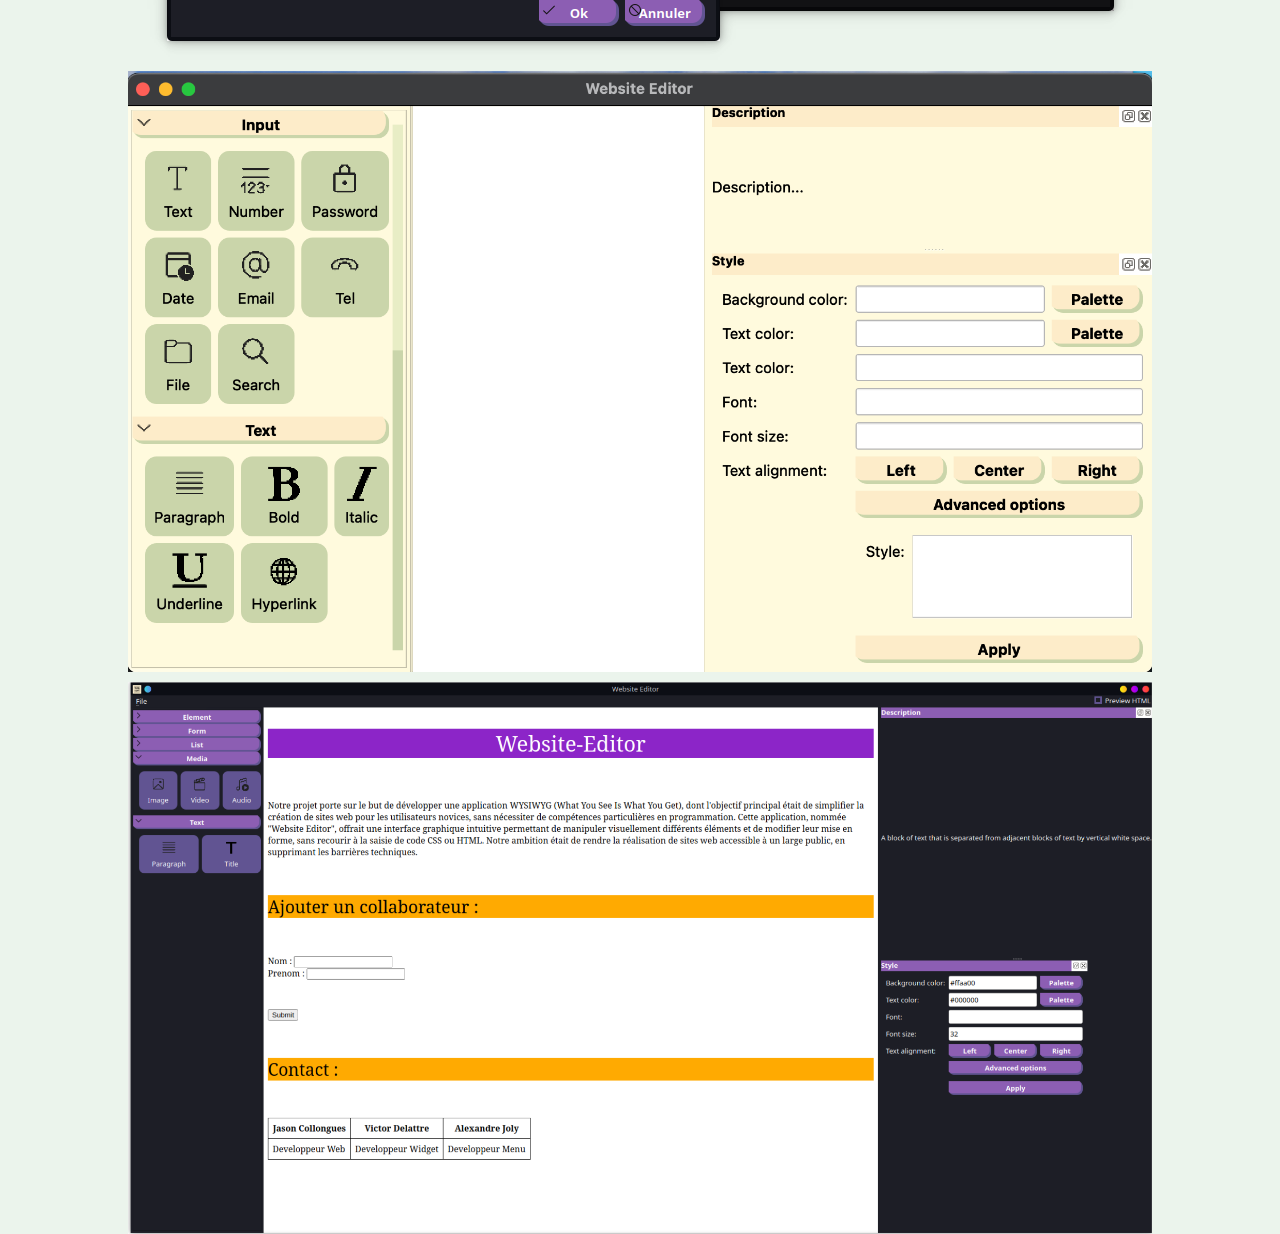
<file: view/html_projects/Website-Editor.html>
<!DOCTYPE html>
<html>
<link rel="stylesheet" href="./../../public_html/css/global.css">

<head>
    <title>Website-Editor</title>
</head>
<body>
    <h1>Website-Editor</h1>
    <p>Introducing our 'Website Editor' application, a powerful tool crafted in C++ and powered by Qt. Our mission is to make web page creation accessible to all, regardless of technical expertise. With an intuitive and user-friendly What You See What You Get (WYSIWYG) interface reminiscent of WordPress, users can effortlessly design and create web pages. Say goodbye to coding complexities and hello to a seamless web design experience with 'Website Editor'. 
<br>
Collaboratively developed by Alexandre Joly, Victor Delattre, and Jason Collongues.</p><img src="./../../public_html/img/Projects/software/Website-Editor/0logo.png" alt="Image" /><img src="./../../public_html/img/Projects/software/Website-Editor/1New.png" alt="Image" /><img src="./../../public_html/img/Projects/software/Website-Editor/2Load.png" alt="Image" /><img src="./../../public_html/img/Projects/software/Website-Editor/3Style.png" alt="Image" /><img src="./../../public_html/img/Projects/software/Website-Editor/45Color.png" alt="Image" /><img src="./../../public_html/img/Projects/software/Website-Editor/4App.png" alt="Image" /><img src="./../../public_html/img/Projects/software/Website-Editor/5html.png" alt="Image" />
</body>
</html>
</file>
<file: public_html/css/global.css>
@import url("https://fonts.googleapis.com/css2?family=Syne:wght@800&display=swap");

:root {
    --text: #0f1a10;
    --background: #ebf4ec;
    --primary: #4b8652;
    --secondary: #d1e5d3;
    --accent: #54965c;
  }
  .dark__theme{
    --text: #e5f0e6;
    --background: #0b140c;
    --primary: #79b480;
    --secondary: #1a2e1c;
    --accent: #69ab71;
  }


/* ________________GLOBAL________________ */

* {
  block-size: border-box;
}

html {
  font-size: 62.5%;
  scroll-behavior: smooth;
}

body {
  background: var(--background);
  font-family: Verdana, Geneva, Tahoma, sans-serif;
  font-size: 1.6rem;
  color: var(--text);
  height: 200vh;
  margin: 0;
}
h1 {
  text-align: center;
}
p {
  text-align: justify;
  padding: 5%;
}
img {
  max-width: 80%;
  height: auto;
  margin-left: auto;
  margin-right: auto;
  margin-bottom: 10px;
  display: block;

}

a,li {
  text-decoration: none;
}


section {
  height: 100vh;
  width: 100%;
  margin: 0;
  padding: 0;
  display: flex;
  align-items: center;

  /* scroll-snap-align: start;
  overflow-y: scroll;
  scroll-snap-type: y mandatory; */
}

section#portfolio {
  height: auto;
}

em {
  color: var(--primary);
  font-style: normal;
}

/* ________________CLASS________________ */
.list__unstyled {
  list-style: none;
  margin: 0;
  padding: 0;
}

.hide {
  display: none;
}

/* HEADER */
.container {
  padding: 1rem 2rem;
  display: flex;
  justify-content: space-between;
  align-items: center;
}

@media screen and (min-width: 750px) {
  .container {
    padding: 2rem;
  }
}
/* ______________HEADER__________________ */
.header {
  background: var(--background);
  border-bottom: 1px solid var(--text);
  position: fixed;
  top: 0px;
  left: 0px;
  right: 0px;
  width: 100%;
  z-index: 999;
}

.footer__content {
  text-align: center;
  background: var(--background);
  border-top: 1px solid var(--text);
}

.header__logo {
  font-size: 2rem;
  font-family: "Syne", sans-serif;
}
.footer__logo {
  margin-top: 2%;
  font-size: 2rem;
  font-family: "Syne", sans-serif;
}

.header li {
  display: inline-flex;
  align-items: center;
  padding: 0.3rem;
}

.header a {
  color: var(--text);
  justify-content: center;
  align-items: center;
}
.footer__content a {
  color: var(--text);
  text-decoration: none;
}
.footer__content li {
  display: inline-flex;
  align-items: center;
  padding: 0.3rem;
}

.header__burger {
  background: none;
  border: none;
  width: 35px;
  height: 35px;
  cursor: pointer;
  position: relative;
}

.header__burger .bar::before,
.bar::after {
  display: block;
  content: "";
  width: 22px;
  height: 3px;
  background: var(--text);
  position: absolute;
}
.header__burger .bar {
  display: block;
  width: 22px;
  height: 3px;
  background: var(--text);
}
.header__burger .bar::before {
  transform: translateY(-8px);
}

.header__burger .bar::after {
  transform: translateY(-8px);
}

@media screen and (max-width: 750px) {
  .header__menu {
    display: flex;
    justify-content: center;
    align-items: center;

    flex-direction: column;
    position: fixed;
    top: 55px;
    left: 110%;
    width: 100%;
    height: calc(100vh - 55px);
    background: var(--background);
    opacity: 0;
    overflow: hidden;
    transition: all 0.4s ease-out;
  }
  nav .header__menu li {
    display: flex;
    justify-content: center;
  }
  nav .header__menu a {
    display: block;
    font-size: 2rem;
    padding: 2rem;
  }

  .show__menu nav .header__menu {
    overflow: visible;
    opacity: 1;
    width: 100%;
    left: 0;
    z-index: 999;
  }
}
@media screen and (min-width: 750px) {
  .header__burger {
    display: none;
  }
}
.header__menu a:hover {
  color: var(--primary);
}
.footer__content a:hover {
  color: var(--primary);
}

.header__nav__right {
  display: inline-block;
  vertical-align: middle;
}
.header__socials {
  display: inline-block;
  vertical-align: middle;
}
.header__socials i:hover {
  color: var(--primary);
}
.hire__button {
  display: inline-block;
  vertical-align: middle;

  background: var(--background);
  color: var(--text);
  border: 2px solid var(--text);

  padding: 10px 20px;
  border-radius: 5px;
  text-decoration: none;
  font-weight: bold;
  transition: background-color 0.3s ease;
}

.hire__button:hover {
  background-color: var(--primary);
  color: var(--text) !important;
}

@media (min-width: 750px) {
  .header__menu .hire__button {
    display: none;
  }
}
@media (max-width: 750px) {
  .header__nav__right .hire__button {
    display: none;
  }
}

/* _____________HOME_______________ */
#home {
  display: flex;
  flex-direction: column;
  align-items: center;
  justify-content: center;
}

h1.home__bigtitle {

  font-size: 300%;
  font-family: "Syne", sans-serif;
  text-align: left;
  padding-left: 100px;
}
@media screen and (min-width: 750px) {
  h1.home__bigtitle {
    font-size: 500%;
  }
}
@media screen and (min-width: 1200px) {
  h1.home__bigtitle {
    font-size: 700%;
  }
}

h1.home__title {
  white-space: nowrap;
  font-size: 150%;
  font-family: "Syne", sans-serif;
  padding-left: 100px;


}
@media screen and (min-width: 750px) {
  h1.home__title {
    font-size: 300%;
  }
}
@media screen and (min-width: 1200px) {
  h1.home__title {
    font-size: 500%;
  }
}



/* ______BOUNCE_ARROW__________ */
.arrow {
  position: fixed;
  bottom: 20px;
  right: 20px;
  width: 40px;
  height: 40px;
  background-color: var(--primary);
  border-radius: 50%;
  display: flex;
  justify-content: center;
  align-items: center;
  cursor: pointer;
  animation: bounce 2s infinite;
  z-index: 90;
}
@keyframes bounce {
  0%,
  20%,
  50%,
  80%,
  100% {
    transform: translateY(0);
  }
  40% {
    transform: translateY(-10px);
  }
  60% {
    transform: translateY(-5px);
  }
}

.arrow:hover {
  background-color: var(--accent);
}

.home .arrow-container {
  display: block;
}

.home .arrow-container {
  animation: fadeIn 2s;
}

@keyframes fadeIn {
  from {
    opacity: 0;
  }
  to {
    opacity: 1;
  }
}

/* ________SWITCH THEME_______ */
.theme-toggle {
  position: fixed;
  top: 60px;
  right: 20px;
  z-index: 90;
}
@media screen and (min-width: 750px) {
  .theme-toggle {
    top: 90px;
  }
}

.theme-toggle-button {
  background-color: var(--text);
  color: var(--background);
  border: none;
  padding: 10px 20px;
  border-radius: 50px;
  cursor: pointer;
  transition: background-color 0.3s, color 0.3s;
}

.light-theme .theme-toggle-button {
  background-color: var(--text);
  color: var(--background);
}

.theme-toggle-button::after {
  display: inline-block;
  margin-left: 10px;
}


.theme-toggle-button:hover {
  background-color: var(--primary);
  color: var(--background);
}



/* _______BANNER_________ */
.banner {
  width: 95%;
  height: 60px;
  /* position: relative; */
  text-align: center;
  align-content: center;
  background: var(--primary);
  overflow-x: hidden;
  z-index: -1;
}

.icon__container {
  display: inline-block;
  white-space: nowrap;
  animation: scrollBanner 20s linear infinite;
  position: relative;
  animation-delay: 0s;
}

.icon__container img {
  font-size: 36px;
  white-space: nowrap;
  filter: brightness(0) invert(1);
  margin: 0 20px;
  display: inline-block;
}

@keyframes scrollBanner {
  0% {
    transform: translateX(-50%);
  }

  100% {
    transform: translateX(0%);
  }
}

/* ________TYPE_WRITTING______________ */

.wrapper {
  display: flex;
  align-items: center;
}
.wrapper .static__txts {
  color: var(--text);
  list-style: none;
}

.wrapper .dynamic__txts {
  margin-left: -30px;
  height: 25px;
  color: var(--primary);
  overflow: hidden;
}

.dynamic__txts li {
  list-style: none;
  color: var(--primary);
  position: relative;
  margin-top: 20px;
  top: -22px;
  animation: slide 9s steps(3) infinite;
}
@keyframes slide {
  100% {
    top: -165px;
  }
}
@media screen and (min-width: 750px) {
  .dynamic__txts li {
    top: -22px;
  }
  .wrapper .dynamic__txts {
    height: 50px;
  }
  @keyframes slide {
    100% {
      top: -260px;
    }
  }
}
@media screen and (min-width: 1200px) {
  .dynamic__txts li {
    top: -25px;
  }
  .wrapper .dynamic__txts {
    height: 80px;
  }
  @keyframes slide {
    100% {
      top: -378px;
    }
  }
}

.dynamic__txts li span {
  position: relative;
}

.dynamic__txts li span::after {
  content: "";
  left: 0;
  position: absolute;
  height: 100%;
  width: 100%;
  background: var(--background);
  border-left: 2px solid var(--primary);
  animation: typing 3s steps(19) infinite;
}

@keyframes typing {
  100% {
    left: 100%;
    margin: 0 -7% 0 7%;
  }
}


/*____________ABOUT_____________*/
#about {
  display: flex;
  flex-direction: column;
  align-items: center;
}

.about__bigtitle h1 {
  font-size: 300%;
  font-family: "Syne", sans-serif;
}
@media screen and (min-width: 750px) {
  .about__bigtitle h1 {
    font-size: 400%;
  }
}
@media screen and (min-width: 1200px) {
  .about__bigtitle h1 {
    font-size: 600%;
  }
}


.round-image {
  border-radius: 50%;
  width: 200px;
  height: 200px;
}
.about__bigtitle h1 {
  margin-bottom: 0px;
}

.about__bigtitle p {
  margin-top: 0;
}

.about__para {
  color:var(--text);
  font-size: 100%;
  padding: 15%;
  text-align: justify;
  font-family: "Roboto", sans-serif;
}
@media screen and (min-width: 750px) {
  .about__para {
    font-size: 120%;
    padding-top: 2%;
  }
}





/* ________PORTFOLIO________ */
#portfolio {
  display: flex;
  flex-direction: column;
  align-items: center;
}

.portfolio__bigtitle h1 {
  font-size: 300%;
  font-family: "Syne", sans-serif;
}
@media screen and (min-width: 750px) {
  .portfolio__bigtitle h1 {
    font-size: 400%;
    font-family: "Syne", sans-serif;
  }
}
@media screen and (min-width: 1200px) {
  .portfolio__bigtitle h1 {
    font-size: 600%;
    font-family: "Syne", sans-serif;
  }
}

.custom__filter {
  background-color: var(--text);
  padding: 10px;
  border-radius: 5px; 
  text-align: center;
  cursor: pointer; 
}
li.grid__item a.active .custom__filter {
  background-color:var(--accent);
}

a .custom__filter{
  color: var(--background);
}

.custom__filter:hover {
  background-color: var(--primary); 
}


.grid {
  display: flex;
  flex-wrap: wrap;
  justify-content: center;
}

.grid__item {
  flex: 1 1 calc(40% - 20px);
  margin: 10px;
  max-width: 40%;
  box-sizing: border-box;
  list-style: none ;
}

.grid__item a {
  color:var(--text);
}






@media screen and (min-width: 750px) {
  .grid__item {
    flex: 1 1 calc(30% - 20px);
    max-width: 30%;
  }
}

@media screen and (min-width: 1200px) {
  .grid__item {
    flex: 1 1 calc(20% - 20px);
    max-width: 20%;
  }
}



.card {
  background: linear-gradient(49deg, #2d4de0 0, #9f71f0 30%, #fc6277 58%, #f8ef6f 95%);
  border-radius: 12px;
  transition: 0.2s ease;
  margin: 10px;
  position: relative;
  z-index: 1;
}


.card-container {
  background-color: var(--background);
  border: 2px solid var(--text);
  color: var(--text);
  border-radius: 12px;
  display: flex;
  flex: 1;
  padding: 1rem;
  justify-content: center;
  transition: 0.2s ease;
  position: relative;
  z-index: 2;
}
.card-container img {
  width: 100%; 
}
.card-container a {
  text-align: center;
  color: var(--text); 
}

.card:hover {
  border-radius: 12px;
  padding: 0.4rem;
  top: 3px;
  bottom: 3px;
  left: 3px;
  right: 3px;
}

/* _______SKILLS________ */

#skill {
  display: flex;
  flex-direction: column;
  align-items: center;
  text-align: center;
}

.skills__bigtitle {
  margin-bottom: 20px; 
}

/* Styles pour la grille */
.language__grid {
  display: grid;
  grid-template-columns: repeat(3, 1fr);
  background: var(--primary);
  border-radius: 12px;
  gap: 10px;
  justify-items: center;
}

/* Styles pour chaque élément de liste (texte + image) */
.language__grid li {
  display: flex;
  flex-direction: column;
  align-items: center;
  text-align: center;
  filter: brightness(0) invert(1);
  list-style: none;
}



/* Styles pour les images à l'intérieur de chaque élément de liste */
.language__grid img {
  display: block;
  margin: 0 auto; /* Pour centrer l'image horizontalement */
}



/* ________________FORM_______________ */
#contact {
  display: flex;
  flex-direction: column;
  align-items: center;
  text-align: center;
}
form {
  max-width: 400px;
  margin: 0 auto;
  padding: 20px;
  border: 2px solid var(--primary);
  border-radius: 5px;
  background-color: var(--background);
  color: var(--primary);
  box-shadow: 0 2px 5px var(--primary);
}

label {
  display: block;
  margin-bottom: 10px;
}

input[type="text"],
input[type="email"],
textarea {
  width: 100%;
  padding: 10px;
  margin-bottom: 15px;
  border: 2px solid var(--primary);
  color: var(--background);
  border-radius: 4px;
}

textarea {
  resize: vertical;
}

input[type="submit"] {
  background-color: var(--primary);
  color: var(--text);
  border: none;
  padding: 10px 15px;
  border-radius: 4px;
  cursor: pointer;
  font-weight: bold;
}

input[type="submit"]:hover {
  background-color: var(--accent);
}


form {
  display: flex;
  flex-direction: column;
  align-items: center;
}
</file>
